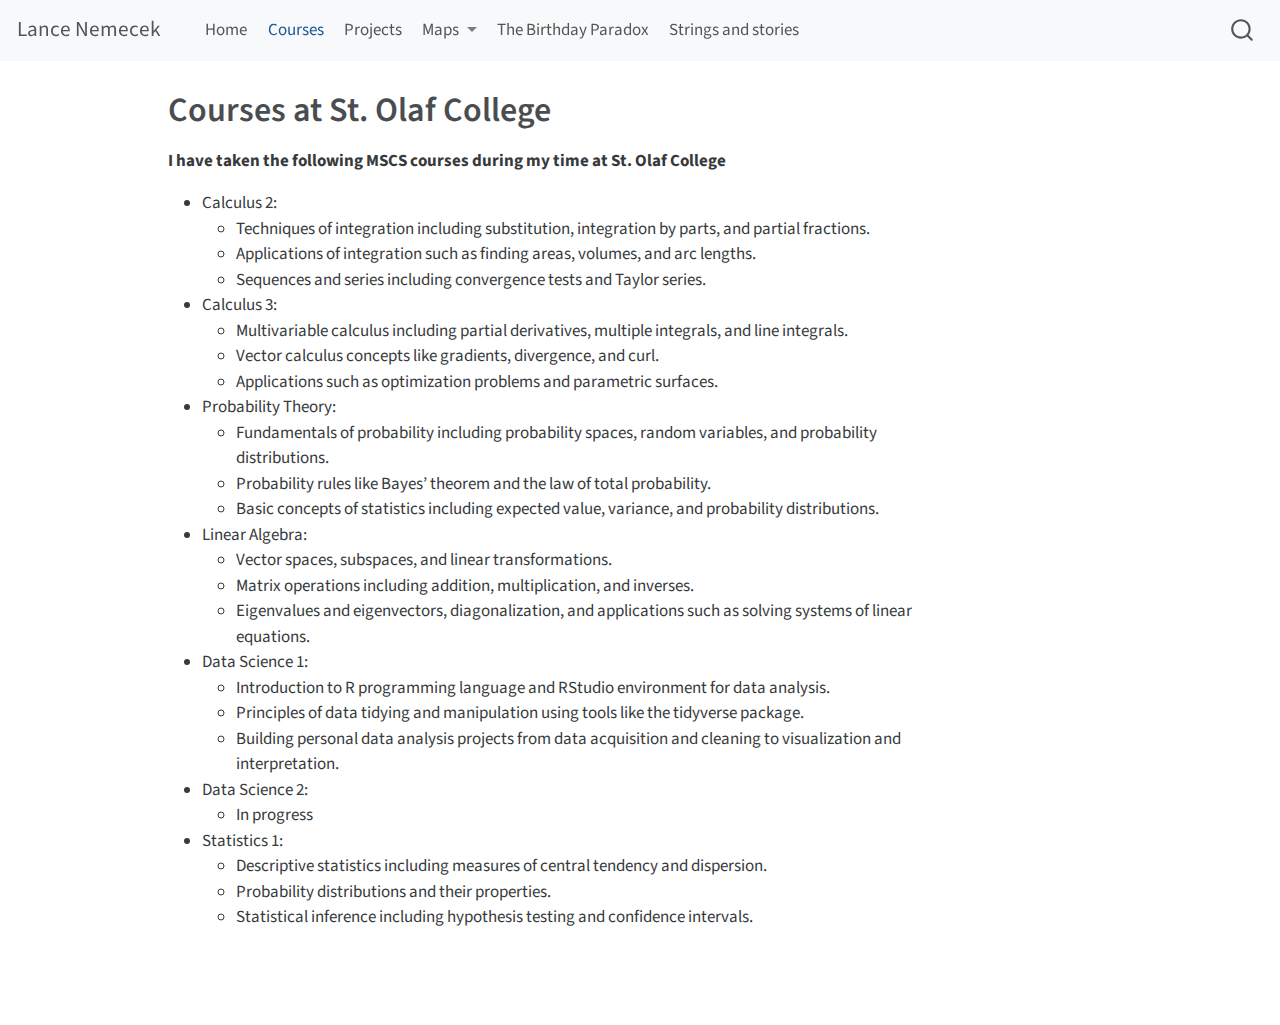
<file: docs/about.html>
<!DOCTYPE html>
<html xmlns="http://www.w3.org/1999/xhtml" lang="en" xml:lang="en"><head>

<meta charset="utf-8">
<meta name="generator" content="quarto-1.3.450">

<meta name="viewport" content="width=device-width, initial-scale=1.0, user-scalable=yes">


<title>Lance Nemecek - Courses at St.&nbsp;Olaf College</title>
<style>
code{white-space: pre-wrap;}
span.smallcaps{font-variant: small-caps;}
div.columns{display: flex; gap: min(4vw, 1.5em);}
div.column{flex: auto; overflow-x: auto;}
div.hanging-indent{margin-left: 1.5em; text-indent: -1.5em;}
ul.task-list{list-style: none;}
ul.task-list li input[type="checkbox"] {
  width: 0.8em;
  margin: 0 0.8em 0.2em -1em; /* quarto-specific, see https://github.com/quarto-dev/quarto-cli/issues/4556 */ 
  vertical-align: middle;
}
</style>


<script src="site_libs/quarto-nav/quarto-nav.js"></script>
<script src="site_libs/quarto-nav/headroom.min.js"></script>
<script src="site_libs/clipboard/clipboard.min.js"></script>
<script src="site_libs/quarto-search/autocomplete.umd.js"></script>
<script src="site_libs/quarto-search/fuse.min.js"></script>
<script src="site_libs/quarto-search/quarto-search.js"></script>
<meta name="quarto:offset" content="./">
<script src="site_libs/quarto-html/quarto.js"></script>
<script src="site_libs/quarto-html/popper.min.js"></script>
<script src="site_libs/quarto-html/tippy.umd.min.js"></script>
<script src="site_libs/quarto-html/anchor.min.js"></script>
<link href="site_libs/quarto-html/tippy.css" rel="stylesheet">
<link href="site_libs/quarto-html/quarto-syntax-highlighting.css" rel="stylesheet" id="quarto-text-highlighting-styles">
<script src="site_libs/bootstrap/bootstrap.min.js"></script>
<link href="site_libs/bootstrap/bootstrap-icons.css" rel="stylesheet">
<link href="site_libs/bootstrap/bootstrap.min.css" rel="stylesheet" id="quarto-bootstrap" data-mode="light">
<script id="quarto-search-options" type="application/json">{
  "location": "navbar",
  "copy-button": false,
  "collapse-after": 3,
  "panel-placement": "end",
  "type": "overlay",
  "limit": 20,
  "language": {
    "search-no-results-text": "No results",
    "search-matching-documents-text": "matching documents",
    "search-copy-link-title": "Copy link to search",
    "search-hide-matches-text": "Hide additional matches",
    "search-more-match-text": "more match in this document",
    "search-more-matches-text": "more matches in this document",
    "search-clear-button-title": "Clear",
    "search-detached-cancel-button-title": "Cancel",
    "search-submit-button-title": "Submit",
    "search-label": "Search"
  }
}</script>


<link rel="stylesheet" href="styles.css">
</head>

<body class="nav-fixed">

<div id="quarto-search-results"></div>
  <header id="quarto-header" class="headroom fixed-top">
    <nav class="navbar navbar-expand-lg navbar-dark ">
      <div class="navbar-container container-fluid">
      <div class="navbar-brand-container">
    <a class="navbar-brand" href="./index.html">
    <span class="navbar-title">Lance Nemecek</span>
    </a>
  </div>
            <div id="quarto-search" class="" title="Search"></div>
          <button class="navbar-toggler" type="button" data-bs-toggle="collapse" data-bs-target="#navbarCollapse" aria-controls="navbarCollapse" aria-expanded="false" aria-label="Toggle navigation" onclick="if (window.quartoToggleHeadroom) { window.quartoToggleHeadroom(); }">
  <span class="navbar-toggler-icon"></span>
</button>
          <div class="collapse navbar-collapse" id="navbarCollapse">
            <ul class="navbar-nav navbar-nav-scroll me-auto">
  <li class="nav-item">
    <a class="nav-link" href="./index.html" rel="" target="">
 <span class="menu-text">Home</span></a>
  </li>  
  <li class="nav-item">
    <a class="nav-link active" href="./about.html" rel="" target="" aria-current="page">
 <span class="menu-text">Courses</span></a>
  </li>  
  <li class="nav-item">
    <a class="nav-link" href="./Projectsland.html" rel="" target="">
 <span class="menu-text">Projects</span></a>
  </li>  
  <li class="nav-item dropdown ">
    <a class="nav-link dropdown-toggle" href="#" id="nav-menu-maps" role="button" data-bs-toggle="dropdown" aria-expanded="false" rel="" target="">
 <span class="menu-text">Maps</span>
    </a>
    <ul class="dropdown-menu" aria-labelledby="nav-menu-maps">    
        <li>
    <a class="dropdown-item" href="./us_states.html" rel="" target="">
 <span class="dropdown-text">Geospatial Maping of Obesity In The United States</span></a>
  </li>  
        <li>
    <a class="dropdown-item" href="./wisconsin_districts.html" rel="" target="">
 <span class="dropdown-text">Congressional Districs of Wisconsin</span></a>
  </li>  
    </ul>
  </li>
  <li class="nav-item">
    <a class="nav-link" href="./BirthdayParadox.html" rel="" target="">
 <span class="menu-text">The Birthday Paradox</span></a>
  </li>  
  <li class="nav-item">
    <a class="nav-link" href="./StringsProject.html" rel="" target="">
 <span class="menu-text">Strings and stories</span></a>
  </li>  
</ul>
            <div class="quarto-navbar-tools ms-auto">
</div>
          </div> <!-- /navcollapse -->
      </div> <!-- /container-fluid -->
    </nav>
</header>
<!-- content -->
<div id="quarto-content" class="quarto-container page-columns page-rows-contents page-layout-article page-navbar">
<!-- sidebar -->
<!-- margin-sidebar -->
    <div id="quarto-margin-sidebar" class="sidebar margin-sidebar">
        
    </div>
<!-- main -->
<main class="content" id="quarto-document-content">

<header id="title-block-header" class="quarto-title-block default">
<div class="quarto-title">
<h1 class="title">Courses at St.&nbsp;Olaf College</h1>
</div>



<div class="quarto-title-meta">

    
  
    
  </div>
  

</header>

<p><strong>I have taken the following MSCS courses during my time at St.&nbsp;Olaf College</strong></p>
<ul>
<li>Calculus 2:
<ul>
<li>Techniques of integration including substitution, integration by parts, and partial fractions.</li>
<li>Applications of integration such as finding areas, volumes, and arc lengths.</li>
<li>Sequences and series including convergence tests and Taylor series.</li>
</ul></li>
<li>Calculus 3:
<ul>
<li>Multivariable calculus including partial derivatives, multiple integrals, and line integrals.</li>
<li>Vector calculus concepts like gradients, divergence, and curl.</li>
<li>Applications such as optimization problems and parametric surfaces.</li>
</ul></li>
<li>Probability Theory:
<ul>
<li>Fundamentals of probability including probability spaces, random variables, and probability distributions.</li>
<li>Probability rules like Bayes’ theorem and the law of total probability.</li>
<li>Basic concepts of statistics including expected value, variance, and probability distributions.</li>
</ul></li>
<li>Linear Algebra:
<ul>
<li>Vector spaces, subspaces, and linear transformations.</li>
<li>Matrix operations including addition, multiplication, and inverses.</li>
<li>Eigenvalues and eigenvectors, diagonalization, and applications such as solving systems of linear equations.</li>
</ul></li>
<li>Data Science 1:
<ul>
<li>Introduction to R programming language and RStudio environment for data analysis.</li>
<li>Principles of data tidying and manipulation using tools like the tidyverse package.</li>
<li>Building personal data analysis projects from data acquisition and cleaning to visualization and interpretation.</li>
</ul></li>
<li>Data Science 2:
<ul>
<li>In progress</li>
</ul></li>
<li>Statistics 1:
<ul>
<li>Descriptive statistics including measures of central tendency and dispersion.</li>
<li>Probability distributions and their properties.</li>
<li>Statistical inference including hypothesis testing and confidence intervals.</li>
</ul></li>
</ul>



</main> <!-- /main -->
<script id="quarto-html-after-body" type="application/javascript">
window.document.addEventListener("DOMContentLoaded", function (event) {
  const toggleBodyColorMode = (bsSheetEl) => {
    const mode = bsSheetEl.getAttribute("data-mode");
    const bodyEl = window.document.querySelector("body");
    if (mode === "dark") {
      bodyEl.classList.add("quarto-dark");
      bodyEl.classList.remove("quarto-light");
    } else {
      bodyEl.classList.add("quarto-light");
      bodyEl.classList.remove("quarto-dark");
    }
  }
  const toggleBodyColorPrimary = () => {
    const bsSheetEl = window.document.querySelector("link#quarto-bootstrap");
    if (bsSheetEl) {
      toggleBodyColorMode(bsSheetEl);
    }
  }
  toggleBodyColorPrimary();  
  const icon = "";
  const anchorJS = new window.AnchorJS();
  anchorJS.options = {
    placement: 'right',
    icon: icon
  };
  anchorJS.add('.anchored');
  const isCodeAnnotation = (el) => {
    for (const clz of el.classList) {
      if (clz.startsWith('code-annotation-')) {                     
        return true;
      }
    }
    return false;
  }
  const clipboard = new window.ClipboardJS('.code-copy-button', {
    text: function(trigger) {
      const codeEl = trigger.previousElementSibling.cloneNode(true);
      for (const childEl of codeEl.children) {
        if (isCodeAnnotation(childEl)) {
          childEl.remove();
        }
      }
      return codeEl.innerText;
    }
  });
  clipboard.on('success', function(e) {
    // button target
    const button = e.trigger;
    // don't keep focus
    button.blur();
    // flash "checked"
    button.classList.add('code-copy-button-checked');
    var currentTitle = button.getAttribute("title");
    button.setAttribute("title", "Copied!");
    let tooltip;
    if (window.bootstrap) {
      button.setAttribute("data-bs-toggle", "tooltip");
      button.setAttribute("data-bs-placement", "left");
      button.setAttribute("data-bs-title", "Copied!");
      tooltip = new bootstrap.Tooltip(button, 
        { trigger: "manual", 
          customClass: "code-copy-button-tooltip",
          offset: [0, -8]});
      tooltip.show();    
    }
    setTimeout(function() {
      if (tooltip) {
        tooltip.hide();
        button.removeAttribute("data-bs-title");
        button.removeAttribute("data-bs-toggle");
        button.removeAttribute("data-bs-placement");
      }
      button.setAttribute("title", currentTitle);
      button.classList.remove('code-copy-button-checked');
    }, 1000);
    // clear code selection
    e.clearSelection();
  });
  function tippyHover(el, contentFn) {
    const config = {
      allowHTML: true,
      content: contentFn,
      maxWidth: 500,
      delay: 100,
      arrow: false,
      appendTo: function(el) {
          return el.parentElement;
      },
      interactive: true,
      interactiveBorder: 10,
      theme: 'quarto',
      placement: 'bottom-start'
    };
    window.tippy(el, config); 
  }
  const noterefs = window.document.querySelectorAll('a[role="doc-noteref"]');
  for (var i=0; i<noterefs.length; i++) {
    const ref = noterefs[i];
    tippyHover(ref, function() {
      // use id or data attribute instead here
      let href = ref.getAttribute('data-footnote-href') || ref.getAttribute('href');
      try { href = new URL(href).hash; } catch {}
      const id = href.replace(/^#\/?/, "");
      const note = window.document.getElementById(id);
      return note.innerHTML;
    });
  }
      let selectedAnnoteEl;
      const selectorForAnnotation = ( cell, annotation) => {
        let cellAttr = 'data-code-cell="' + cell + '"';
        let lineAttr = 'data-code-annotation="' +  annotation + '"';
        const selector = 'span[' + cellAttr + '][' + lineAttr + ']';
        return selector;
      }
      const selectCodeLines = (annoteEl) => {
        const doc = window.document;
        const targetCell = annoteEl.getAttribute("data-target-cell");
        const targetAnnotation = annoteEl.getAttribute("data-target-annotation");
        const annoteSpan = window.document.querySelector(selectorForAnnotation(targetCell, targetAnnotation));
        const lines = annoteSpan.getAttribute("data-code-lines").split(",");
        const lineIds = lines.map((line) => {
          return targetCell + "-" + line;
        })
        let top = null;
        let height = null;
        let parent = null;
        if (lineIds.length > 0) {
            //compute the position of the single el (top and bottom and make a div)
            const el = window.document.getElementById(lineIds[0]);
            top = el.offsetTop;
            height = el.offsetHeight;
            parent = el.parentElement.parentElement;
          if (lineIds.length > 1) {
            const lastEl = window.document.getElementById(lineIds[lineIds.length - 1]);
            const bottom = lastEl.offsetTop + lastEl.offsetHeight;
            height = bottom - top;
          }
          if (top !== null && height !== null && parent !== null) {
            // cook up a div (if necessary) and position it 
            let div = window.document.getElementById("code-annotation-line-highlight");
            if (div === null) {
              div = window.document.createElement("div");
              div.setAttribute("id", "code-annotation-line-highlight");
              div.style.position = 'absolute';
              parent.appendChild(div);
            }
            div.style.top = top - 2 + "px";
            div.style.height = height + 4 + "px";
            let gutterDiv = window.document.getElementById("code-annotation-line-highlight-gutter");
            if (gutterDiv === null) {
              gutterDiv = window.document.createElement("div");
              gutterDiv.setAttribute("id", "code-annotation-line-highlight-gutter");
              gutterDiv.style.position = 'absolute';
              const codeCell = window.document.getElementById(targetCell);
              const gutter = codeCell.querySelector('.code-annotation-gutter');
              gutter.appendChild(gutterDiv);
            }
            gutterDiv.style.top = top - 2 + "px";
            gutterDiv.style.height = height + 4 + "px";
          }
          selectedAnnoteEl = annoteEl;
        }
      };
      const unselectCodeLines = () => {
        const elementsIds = ["code-annotation-line-highlight", "code-annotation-line-highlight-gutter"];
        elementsIds.forEach((elId) => {
          const div = window.document.getElementById(elId);
          if (div) {
            div.remove();
          }
        });
        selectedAnnoteEl = undefined;
      };
      // Attach click handler to the DT
      const annoteDls = window.document.querySelectorAll('dt[data-target-cell]');
      for (const annoteDlNode of annoteDls) {
        annoteDlNode.addEventListener('click', (event) => {
          const clickedEl = event.target;
          if (clickedEl !== selectedAnnoteEl) {
            unselectCodeLines();
            const activeEl = window.document.querySelector('dt[data-target-cell].code-annotation-active');
            if (activeEl) {
              activeEl.classList.remove('code-annotation-active');
            }
            selectCodeLines(clickedEl);
            clickedEl.classList.add('code-annotation-active');
          } else {
            // Unselect the line
            unselectCodeLines();
            clickedEl.classList.remove('code-annotation-active');
          }
        });
      }
  const findCites = (el) => {
    const parentEl = el.parentElement;
    if (parentEl) {
      const cites = parentEl.dataset.cites;
      if (cites) {
        return {
          el,
          cites: cites.split(' ')
        };
      } else {
        return findCites(el.parentElement)
      }
    } else {
      return undefined;
    }
  };
  var bibliorefs = window.document.querySelectorAll('a[role="doc-biblioref"]');
  for (var i=0; i<bibliorefs.length; i++) {
    const ref = bibliorefs[i];
    const citeInfo = findCites(ref);
    if (citeInfo) {
      tippyHover(citeInfo.el, function() {
        var popup = window.document.createElement('div');
        citeInfo.cites.forEach(function(cite) {
          var citeDiv = window.document.createElement('div');
          citeDiv.classList.add('hanging-indent');
          citeDiv.classList.add('csl-entry');
          var biblioDiv = window.document.getElementById('ref-' + cite);
          if (biblioDiv) {
            citeDiv.innerHTML = biblioDiv.innerHTML;
          }
          popup.appendChild(citeDiv);
        });
        return popup.innerHTML;
      });
    }
  }
});
</script>
</div> <!-- /content -->



</body></html>
</file>
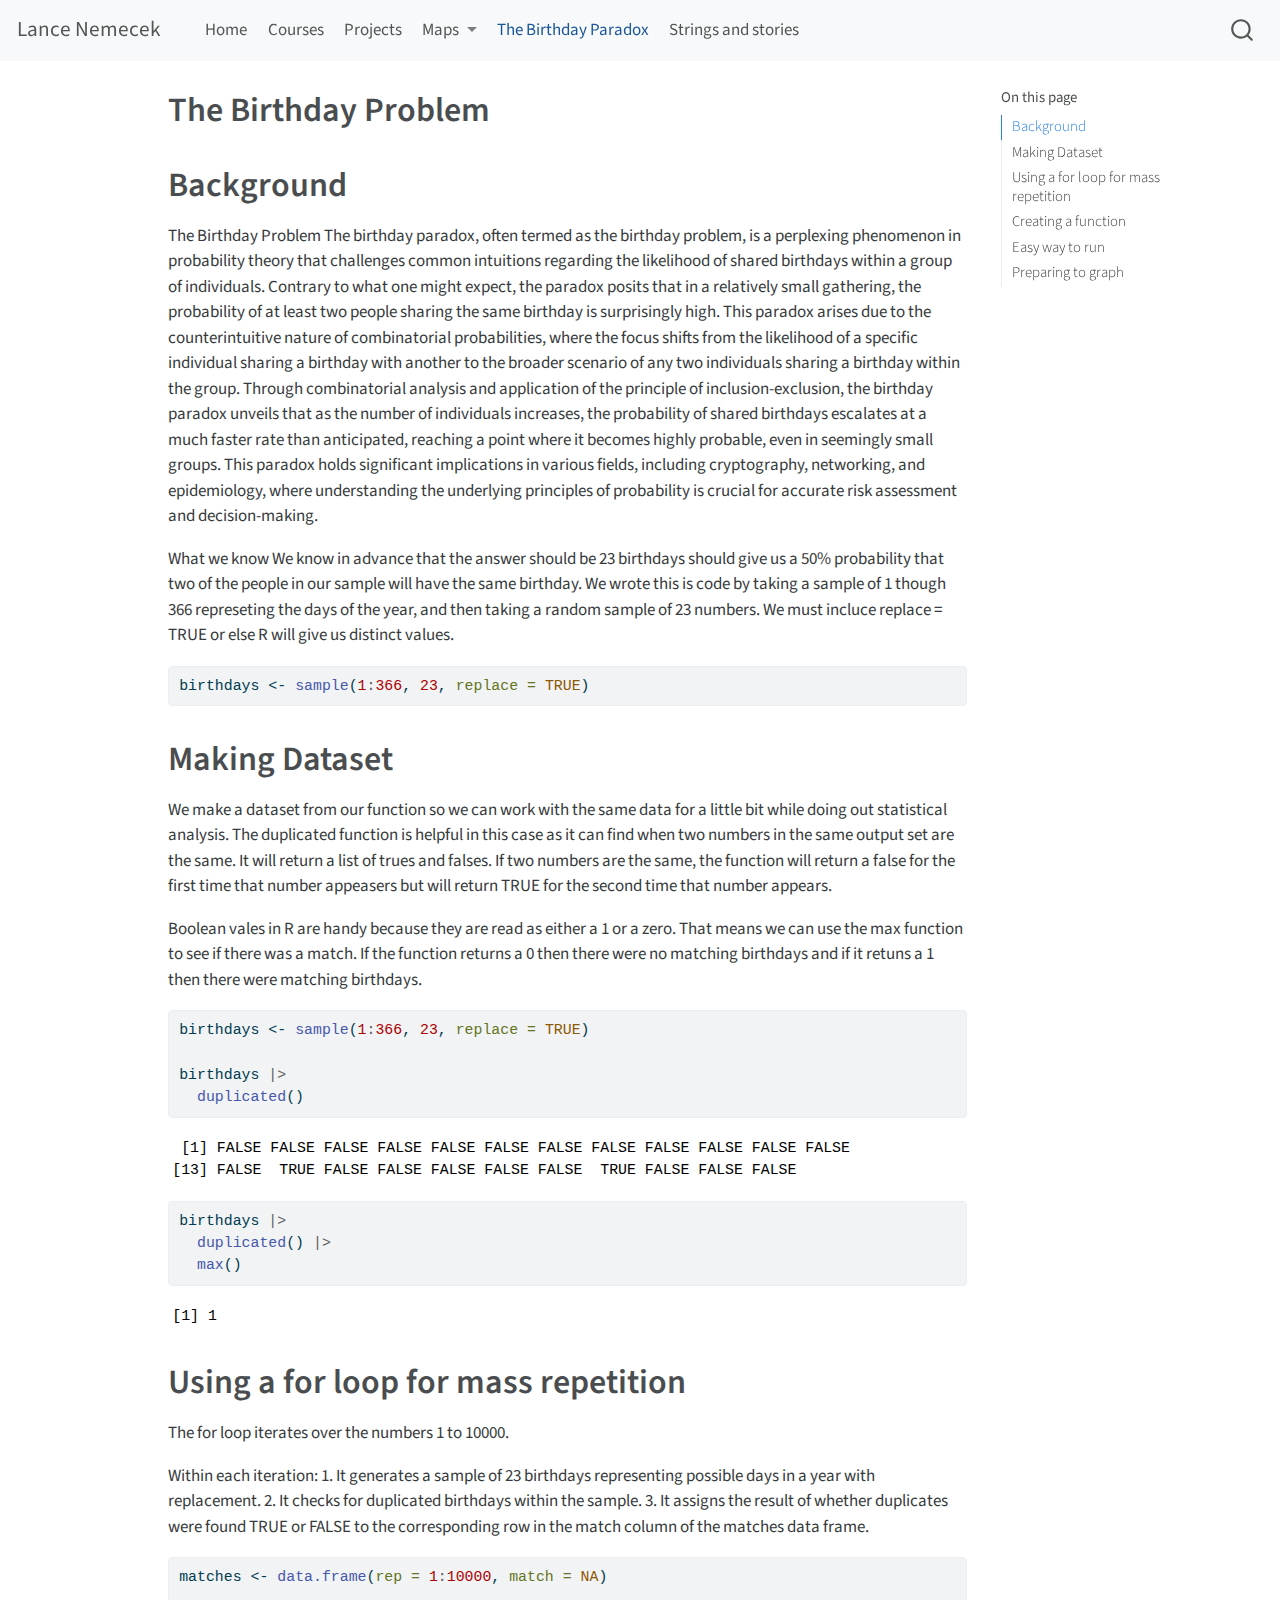
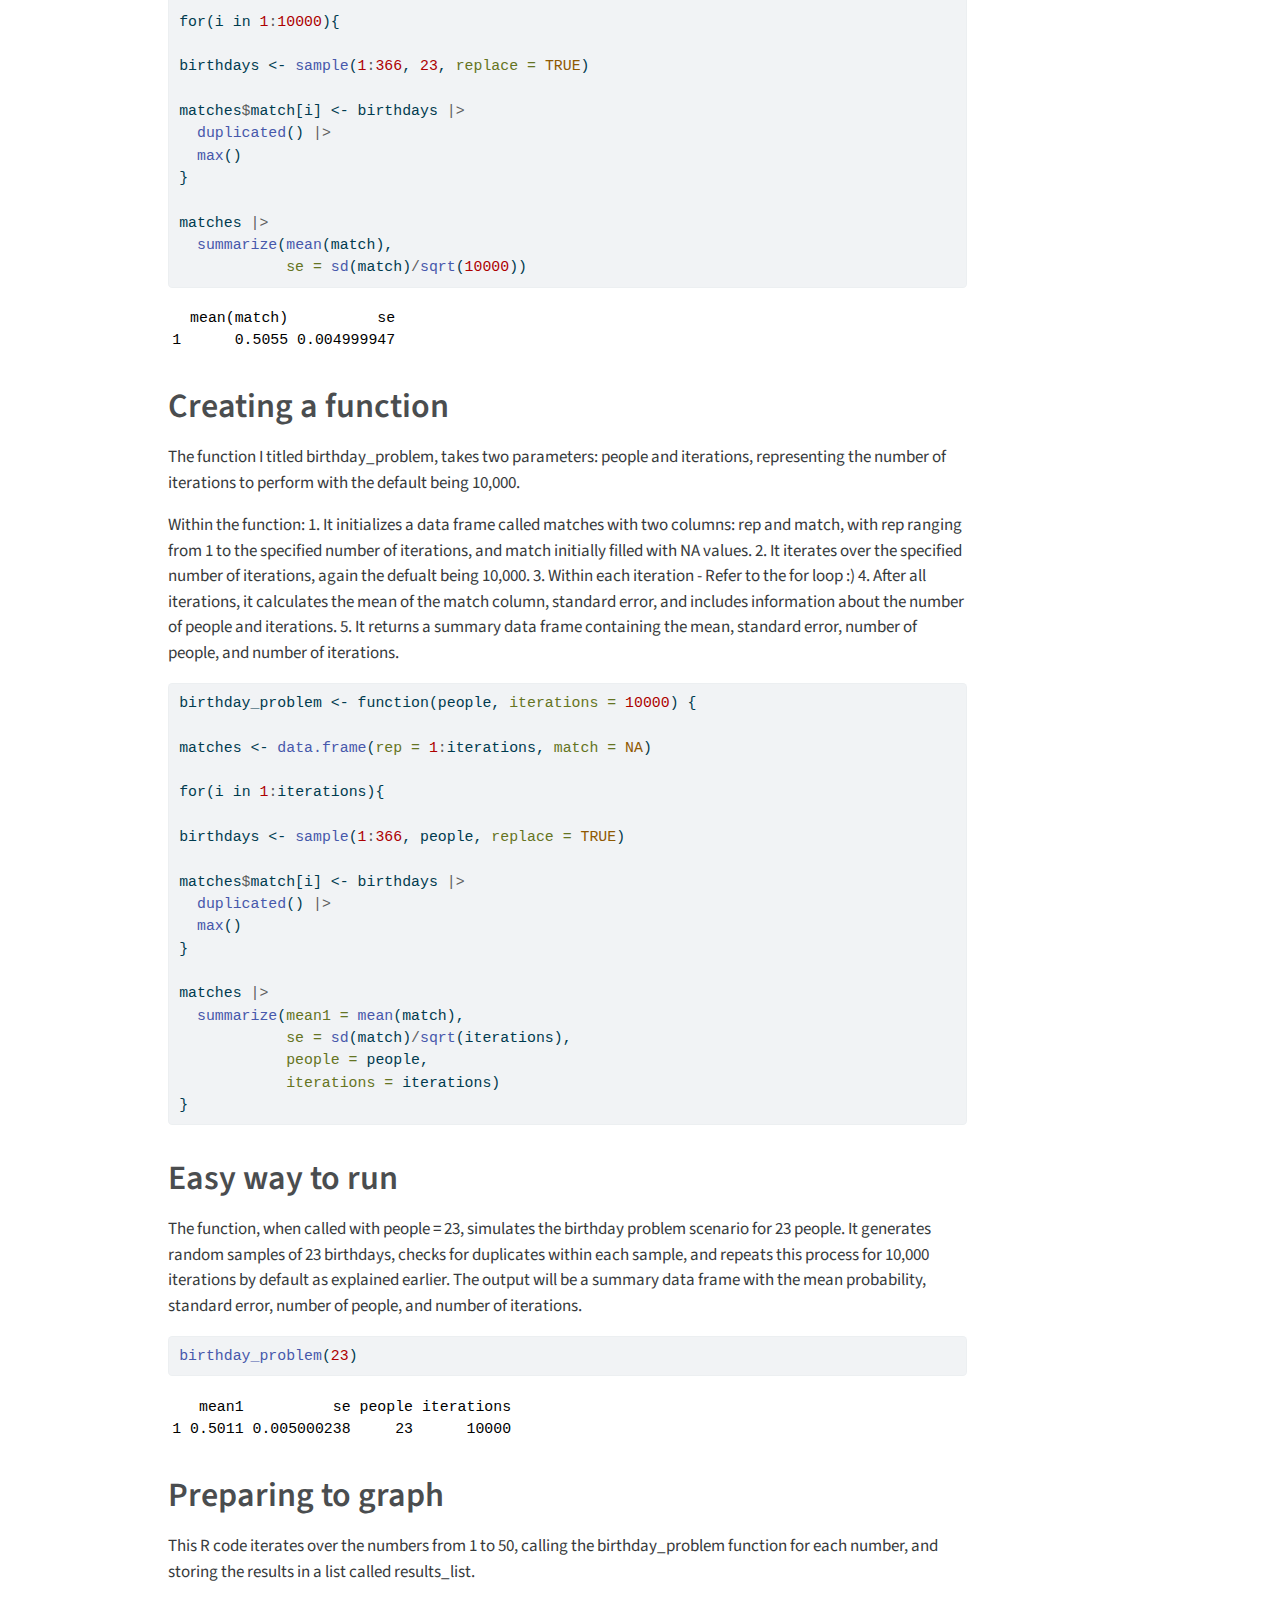
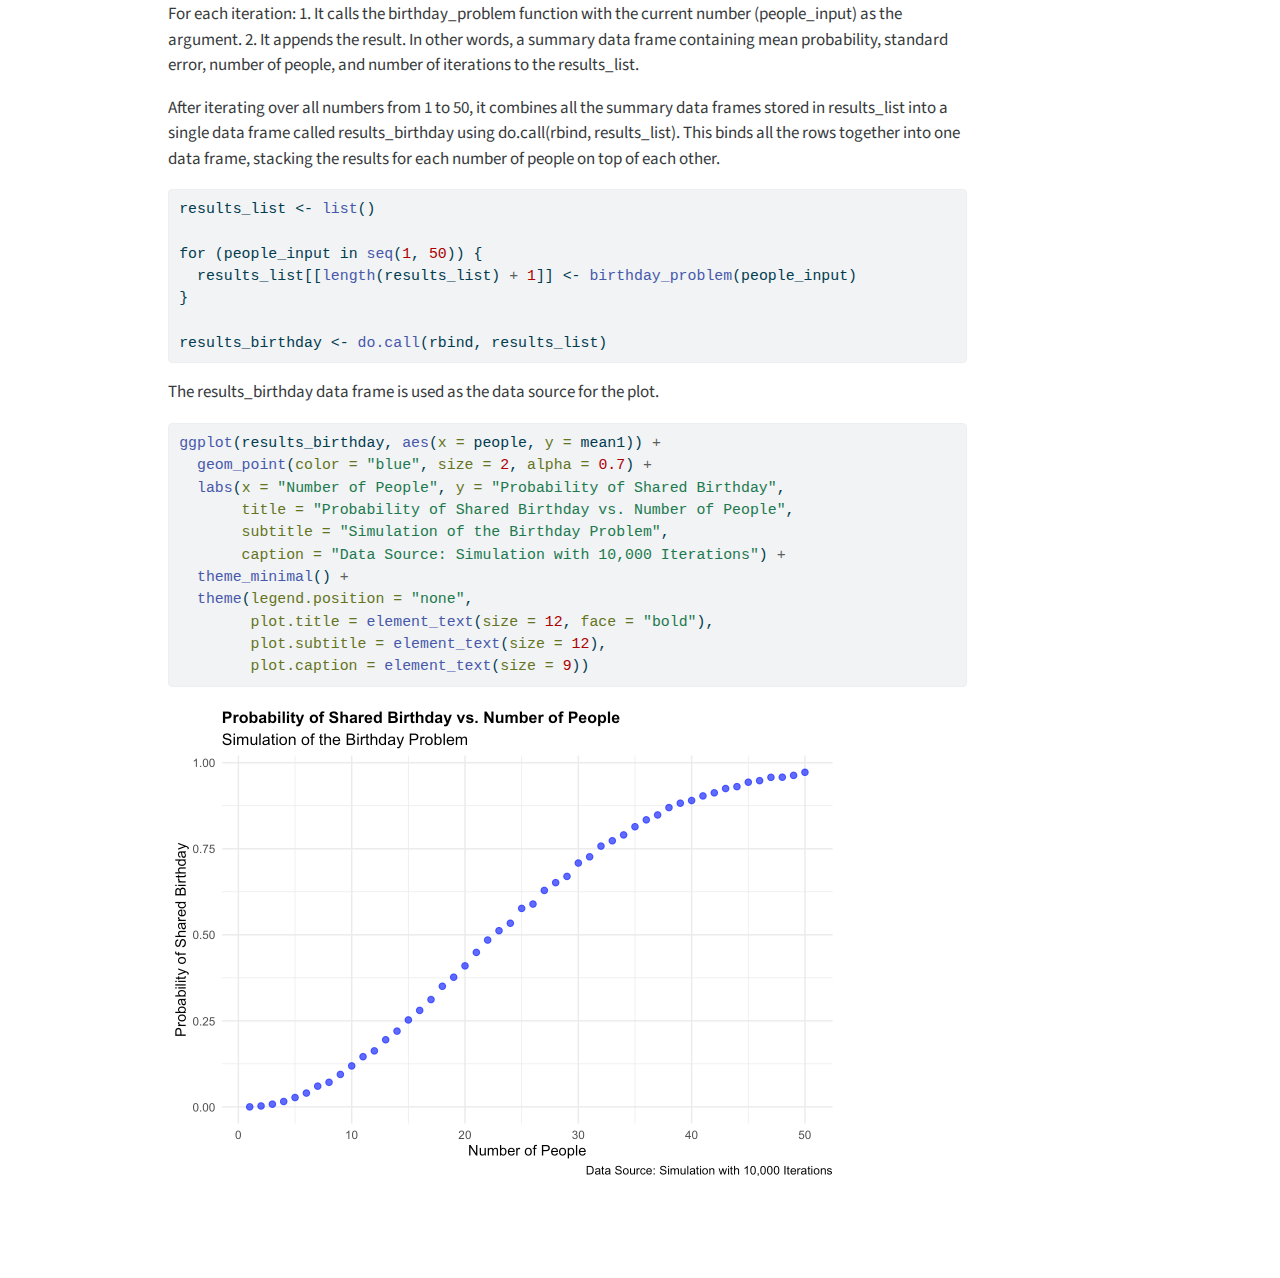
<file: docs/BirthdayParadox.html>
<!DOCTYPE html>
<html xmlns="http://www.w3.org/1999/xhtml" lang="en" xml:lang="en"><head>

<meta charset="utf-8">
<meta name="generator" content="quarto-1.3.450">

<meta name="viewport" content="width=device-width, initial-scale=1.0, user-scalable=yes">


<title>Lance Nemecek - The Birthday Problem</title>
<style>
code{white-space: pre-wrap;}
span.smallcaps{font-variant: small-caps;}
div.columns{display: flex; gap: min(4vw, 1.5em);}
div.column{flex: auto; overflow-x: auto;}
div.hanging-indent{margin-left: 1.5em; text-indent: -1.5em;}
ul.task-list{list-style: none;}
ul.task-list li input[type="checkbox"] {
  width: 0.8em;
  margin: 0 0.8em 0.2em -1em; /* quarto-specific, see https://github.com/quarto-dev/quarto-cli/issues/4556 */ 
  vertical-align: middle;
}
/* CSS for syntax highlighting */
pre > code.sourceCode { white-space: pre; position: relative; }
pre > code.sourceCode > span { display: inline-block; line-height: 1.25; }
pre > code.sourceCode > span:empty { height: 1.2em; }
.sourceCode { overflow: visible; }
code.sourceCode > span { color: inherit; text-decoration: inherit; }
div.sourceCode { margin: 1em 0; }
pre.sourceCode { margin: 0; }
@media screen {
div.sourceCode { overflow: auto; }
}
@media print {
pre > code.sourceCode { white-space: pre-wrap; }
pre > code.sourceCode > span { text-indent: -5em; padding-left: 5em; }
}
pre.numberSource code
  { counter-reset: source-line 0; }
pre.numberSource code > span
  { position: relative; left: -4em; counter-increment: source-line; }
pre.numberSource code > span > a:first-child::before
  { content: counter(source-line);
    position: relative; left: -1em; text-align: right; vertical-align: baseline;
    border: none; display: inline-block;
    -webkit-touch-callout: none; -webkit-user-select: none;
    -khtml-user-select: none; -moz-user-select: none;
    -ms-user-select: none; user-select: none;
    padding: 0 4px; width: 4em;
  }
pre.numberSource { margin-left: 3em;  padding-left: 4px; }
div.sourceCode
  {   }
@media screen {
pre > code.sourceCode > span > a:first-child::before { text-decoration: underline; }
}
</style>


<script src="site_libs/quarto-nav/quarto-nav.js"></script>
<script src="site_libs/quarto-nav/headroom.min.js"></script>
<script src="site_libs/clipboard/clipboard.min.js"></script>
<script src="site_libs/quarto-search/autocomplete.umd.js"></script>
<script src="site_libs/quarto-search/fuse.min.js"></script>
<script src="site_libs/quarto-search/quarto-search.js"></script>
<meta name="quarto:offset" content="./">
<script src="site_libs/quarto-html/quarto.js"></script>
<script src="site_libs/quarto-html/popper.min.js"></script>
<script src="site_libs/quarto-html/tippy.umd.min.js"></script>
<script src="site_libs/quarto-html/anchor.min.js"></script>
<link href="site_libs/quarto-html/tippy.css" rel="stylesheet">
<link href="site_libs/quarto-html/quarto-syntax-highlighting.css" rel="stylesheet" id="quarto-text-highlighting-styles">
<script src="site_libs/bootstrap/bootstrap.min.js"></script>
<link href="site_libs/bootstrap/bootstrap-icons.css" rel="stylesheet">
<link href="site_libs/bootstrap/bootstrap.min.css" rel="stylesheet" id="quarto-bootstrap" data-mode="light">
<script id="quarto-search-options" type="application/json">{
  "location": "navbar",
  "copy-button": false,
  "collapse-after": 3,
  "panel-placement": "end",
  "type": "overlay",
  "limit": 20,
  "language": {
    "search-no-results-text": "No results",
    "search-matching-documents-text": "matching documents",
    "search-copy-link-title": "Copy link to search",
    "search-hide-matches-text": "Hide additional matches",
    "search-more-match-text": "more match in this document",
    "search-more-matches-text": "more matches in this document",
    "search-clear-button-title": "Clear",
    "search-detached-cancel-button-title": "Cancel",
    "search-submit-button-title": "Submit",
    "search-label": "Search"
  }
}</script>


<link rel="stylesheet" href="styles.css">
</head>

<body class="nav-fixed">

<div id="quarto-search-results"></div>
  <header id="quarto-header" class="headroom fixed-top">
    <nav class="navbar navbar-expand-lg navbar-dark ">
      <div class="navbar-container container-fluid">
      <div class="navbar-brand-container">
    <a class="navbar-brand" href="./index.html">
    <span class="navbar-title">Lance Nemecek</span>
    </a>
  </div>
            <div id="quarto-search" class="" title="Search"></div>
          <button class="navbar-toggler" type="button" data-bs-toggle="collapse" data-bs-target="#navbarCollapse" aria-controls="navbarCollapse" aria-expanded="false" aria-label="Toggle navigation" onclick="if (window.quartoToggleHeadroom) { window.quartoToggleHeadroom(); }">
  <span class="navbar-toggler-icon"></span>
</button>
          <div class="collapse navbar-collapse" id="navbarCollapse">
            <ul class="navbar-nav navbar-nav-scroll me-auto">
  <li class="nav-item">
    <a class="nav-link" href="./index.html" rel="" target="">
 <span class="menu-text">Home</span></a>
  </li>  
  <li class="nav-item">
    <a class="nav-link" href="./about.html" rel="" target="">
 <span class="menu-text">Courses</span></a>
  </li>  
  <li class="nav-item">
    <a class="nav-link" href="./Projectsland.html" rel="" target="">
 <span class="menu-text">Projects</span></a>
  </li>  
  <li class="nav-item dropdown ">
    <a class="nav-link dropdown-toggle" href="#" id="nav-menu-maps" role="button" data-bs-toggle="dropdown" aria-expanded="false" rel="" target="">
 <span class="menu-text">Maps</span>
    </a>
    <ul class="dropdown-menu" aria-labelledby="nav-menu-maps">    
        <li>
    <a class="dropdown-item" href="./us_states.html" rel="" target="">
 <span class="dropdown-text">Geospatial Maping of Obesity In The United States</span></a>
  </li>  
        <li>
    <a class="dropdown-item" href="./wisconsin_districts.html" rel="" target="">
 <span class="dropdown-text">Congressional Districs of Wisconsin</span></a>
  </li>  
    </ul>
  </li>
  <li class="nav-item">
    <a class="nav-link active" href="./BirthdayParadox.html" rel="" target="" aria-current="page">
 <span class="menu-text">The Birthday Paradox</span></a>
  </li>  
  <li class="nav-item">
    <a class="nav-link" href="./StringsProject.html" rel="" target="">
 <span class="menu-text">Strings and stories</span></a>
  </li>  
</ul>
            <div class="quarto-navbar-tools ms-auto">
</div>
          </div> <!-- /navcollapse -->
      </div> <!-- /container-fluid -->
    </nav>
</header>
<!-- content -->
<div id="quarto-content" class="quarto-container page-columns page-rows-contents page-layout-article page-navbar">
<!-- sidebar -->
<!-- margin-sidebar -->
    <div id="quarto-margin-sidebar" class="sidebar margin-sidebar">
        <nav id="TOC" role="doc-toc" class="toc-active">
    <h2 id="toc-title">On this page</h2>
   
  <ul>
  <li><a href="#background" id="toc-background" class="nav-link active" data-scroll-target="#background">Background</a></li>
  <li><a href="#making-dataset" id="toc-making-dataset" class="nav-link" data-scroll-target="#making-dataset">Making Dataset</a></li>
  <li><a href="#using-a-for-loop-for-mass-repetition" id="toc-using-a-for-loop-for-mass-repetition" class="nav-link" data-scroll-target="#using-a-for-loop-for-mass-repetition">Using a for loop for mass repetition</a></li>
  <li><a href="#creating-a-function" id="toc-creating-a-function" class="nav-link" data-scroll-target="#creating-a-function">Creating a function</a></li>
  <li><a href="#easy-way-to-run" id="toc-easy-way-to-run" class="nav-link" data-scroll-target="#easy-way-to-run">Easy way to run</a></li>
  <li><a href="#preparing-to-graph" id="toc-preparing-to-graph" class="nav-link" data-scroll-target="#preparing-to-graph">Preparing to graph</a></li>
  </ul>
</nav>
    </div>
<!-- main -->
<main class="content" id="quarto-document-content">

<header id="title-block-header" class="quarto-title-block default">
<div class="quarto-title">
<h1 class="title">The Birthday Problem</h1>
</div>



<div class="quarto-title-meta">

    
  
    
  </div>
  

</header>

<section id="background" class="level1">
<h1>Background</h1>
<p>The Birthday Problem The birthday paradox, often termed as the birthday problem, is a perplexing phenomenon in probability theory that challenges common intuitions regarding the likelihood of shared birthdays within a group of individuals. Contrary to what one might expect, the paradox posits that in a relatively small gathering, the probability of at least two people sharing the same birthday is surprisingly high. This paradox arises due to the counterintuitive nature of combinatorial probabilities, where the focus shifts from the likelihood of a specific individual sharing a birthday with another to the broader scenario of any two individuals sharing a birthday within the group. Through combinatorial analysis and application of the principle of inclusion-exclusion, the birthday paradox unveils that as the number of individuals increases, the probability of shared birthdays escalates at a much faster rate than anticipated, reaching a point where it becomes highly probable, even in seemingly small groups. This paradox holds significant implications in various fields, including cryptography, networking, and epidemiology, where understanding the underlying principles of probability is crucial for accurate risk assessment and decision-making.</p>
<p>What we know We know in advance that the answer should be 23 birthdays should give us a 50% probability that two of the people in our sample will have the same birthday. We wrote this is code by taking a sample of 1 though 366 represeting the days of the year, and then taking a random sample of 23 numbers. We must incluce replace = TRUE or else R will give us distinct values.</p>
<div class="cell">
<div class="sourceCode cell-code" id="cb1"><pre class="sourceCode r code-with-copy"><code class="sourceCode r"><span id="cb1-1"><a href="#cb1-1" aria-hidden="true" tabindex="-1"></a>birthdays <span class="ot">&lt;-</span> <span class="fu">sample</span>(<span class="dv">1</span><span class="sc">:</span><span class="dv">366</span>, <span class="dv">23</span>, <span class="at">replace =</span> <span class="cn">TRUE</span>) </span></code><button title="Copy to Clipboard" class="code-copy-button"><i class="bi"></i></button></pre></div>
</div>
</section>
<section id="making-dataset" class="level1">
<h1>Making Dataset</h1>
<p>We make a dataset from our function so we can work with the same data for a little bit while doing out statistical analysis. The duplicated function is helpful in this case as it can find when two numbers in the same output set are the same. It will return a list of trues and falses. If two numbers are the same, the function will return a false for the first time that number appeasers but will return TRUE for the second time that number appears.</p>
<p>Boolean vales in R are handy because they are read as either a 1 or a zero. That means we can use the max function to see if there was a match. If the function returns a 0 then there were no matching birthdays and if it retuns a 1 then there were matching birthdays.</p>
<div class="cell">
<div class="sourceCode cell-code" id="cb2"><pre class="sourceCode r code-with-copy"><code class="sourceCode r"><span id="cb2-1"><a href="#cb2-1" aria-hidden="true" tabindex="-1"></a>birthdays <span class="ot">&lt;-</span> <span class="fu">sample</span>(<span class="dv">1</span><span class="sc">:</span><span class="dv">366</span>, <span class="dv">23</span>, <span class="at">replace =</span> <span class="cn">TRUE</span>) </span>
<span id="cb2-2"><a href="#cb2-2" aria-hidden="true" tabindex="-1"></a></span>
<span id="cb2-3"><a href="#cb2-3" aria-hidden="true" tabindex="-1"></a>birthdays <span class="sc">|&gt;</span></span>
<span id="cb2-4"><a href="#cb2-4" aria-hidden="true" tabindex="-1"></a>  <span class="fu">duplicated</span>()</span></code><button title="Copy to Clipboard" class="code-copy-button"><i class="bi"></i></button></pre></div>
<div class="cell-output cell-output-stdout">
<pre><code> [1] FALSE FALSE FALSE FALSE FALSE FALSE FALSE FALSE FALSE FALSE FALSE FALSE
[13] FALSE  TRUE FALSE FALSE FALSE FALSE FALSE  TRUE FALSE FALSE FALSE</code></pre>
</div>
<div class="sourceCode cell-code" id="cb4"><pre class="sourceCode r code-with-copy"><code class="sourceCode r"><span id="cb4-1"><a href="#cb4-1" aria-hidden="true" tabindex="-1"></a>birthdays <span class="sc">|&gt;</span></span>
<span id="cb4-2"><a href="#cb4-2" aria-hidden="true" tabindex="-1"></a>  <span class="fu">duplicated</span>() <span class="sc">|&gt;</span></span>
<span id="cb4-3"><a href="#cb4-3" aria-hidden="true" tabindex="-1"></a>  <span class="fu">max</span>()</span></code><button title="Copy to Clipboard" class="code-copy-button"><i class="bi"></i></button></pre></div>
<div class="cell-output cell-output-stdout">
<pre><code>[1] 1</code></pre>
</div>
</div>
</section>
<section id="using-a-for-loop-for-mass-repetition" class="level1">
<h1>Using a for loop for mass repetition</h1>
<p>The for loop iterates over the numbers 1 to 10000.</p>
<p>Within each iteration: 1. It generates a sample of 23 birthdays representing possible days in a year with replacement. 2. It checks for duplicated birthdays within the sample. 3. It assigns the result of whether duplicates were found TRUE or FALSE to the corresponding row in the match column of the matches data frame.</p>
<div class="cell">
<div class="sourceCode cell-code" id="cb6"><pre class="sourceCode r code-with-copy"><code class="sourceCode r"><span id="cb6-1"><a href="#cb6-1" aria-hidden="true" tabindex="-1"></a>matches <span class="ot">&lt;-</span> <span class="fu">data.frame</span>(<span class="at">rep =</span> <span class="dv">1</span><span class="sc">:</span><span class="dv">10000</span>, <span class="at">match =</span> <span class="cn">NA</span>)</span>
<span id="cb6-2"><a href="#cb6-2" aria-hidden="true" tabindex="-1"></a></span>
<span id="cb6-3"><a href="#cb6-3" aria-hidden="true" tabindex="-1"></a><span class="cf">for</span>(i <span class="cf">in</span> <span class="dv">1</span><span class="sc">:</span><span class="dv">10000</span>){</span>
<span id="cb6-4"><a href="#cb6-4" aria-hidden="true" tabindex="-1"></a>  </span>
<span id="cb6-5"><a href="#cb6-5" aria-hidden="true" tabindex="-1"></a>birthdays <span class="ot">&lt;-</span> <span class="fu">sample</span>(<span class="dv">1</span><span class="sc">:</span><span class="dv">366</span>, <span class="dv">23</span>, <span class="at">replace =</span> <span class="cn">TRUE</span>) </span>
<span id="cb6-6"><a href="#cb6-6" aria-hidden="true" tabindex="-1"></a></span>
<span id="cb6-7"><a href="#cb6-7" aria-hidden="true" tabindex="-1"></a>matches<span class="sc">$</span>match[i] <span class="ot">&lt;-</span> birthdays <span class="sc">|&gt;</span></span>
<span id="cb6-8"><a href="#cb6-8" aria-hidden="true" tabindex="-1"></a>  <span class="fu">duplicated</span>() <span class="sc">|&gt;</span></span>
<span id="cb6-9"><a href="#cb6-9" aria-hidden="true" tabindex="-1"></a>  <span class="fu">max</span>() </span>
<span id="cb6-10"><a href="#cb6-10" aria-hidden="true" tabindex="-1"></a>}</span>
<span id="cb6-11"><a href="#cb6-11" aria-hidden="true" tabindex="-1"></a></span>
<span id="cb6-12"><a href="#cb6-12" aria-hidden="true" tabindex="-1"></a>matches <span class="sc">|&gt;</span></span>
<span id="cb6-13"><a href="#cb6-13" aria-hidden="true" tabindex="-1"></a>  <span class="fu">summarize</span>(<span class="fu">mean</span>(match),</span>
<span id="cb6-14"><a href="#cb6-14" aria-hidden="true" tabindex="-1"></a>            <span class="at">se =</span> <span class="fu">sd</span>(match)<span class="sc">/</span><span class="fu">sqrt</span>(<span class="dv">10000</span>))</span></code><button title="Copy to Clipboard" class="code-copy-button"><i class="bi"></i></button></pre></div>
<div class="cell-output cell-output-stdout">
<pre><code>  mean(match)          se
1      0.5055 0.004999947</code></pre>
</div>
</div>
</section>
<section id="creating-a-function" class="level1">
<h1>Creating a function</h1>
<p>The function I titled birthday_problem, takes two parameters: people and iterations, representing the number of iterations to perform with the default being 10,000.</p>
<p>Within the function: 1. It initializes a data frame called matches with two columns: rep and match, with rep ranging from 1 to the specified number of iterations, and match initially filled with NA values. 2. It iterates over the specified number of iterations, again the defualt being 10,000. 3. Within each iteration - Refer to the for loop :) 4. After all iterations, it calculates the mean of the match column, standard error, and includes information about the number of people and iterations. 5. It returns a summary data frame containing the mean, standard error, number of people, and number of iterations.</p>
<div class="cell">
<div class="sourceCode cell-code" id="cb8"><pre class="sourceCode r code-with-copy"><code class="sourceCode r"><span id="cb8-1"><a href="#cb8-1" aria-hidden="true" tabindex="-1"></a>birthday_problem <span class="ot">&lt;-</span> <span class="cf">function</span>(people, <span class="at">iterations =</span> <span class="dv">10000</span>) {</span>
<span id="cb8-2"><a href="#cb8-2" aria-hidden="true" tabindex="-1"></a></span>
<span id="cb8-3"><a href="#cb8-3" aria-hidden="true" tabindex="-1"></a>matches <span class="ot">&lt;-</span> <span class="fu">data.frame</span>(<span class="at">rep =</span> <span class="dv">1</span><span class="sc">:</span>iterations, <span class="at">match =</span> <span class="cn">NA</span>)</span>
<span id="cb8-4"><a href="#cb8-4" aria-hidden="true" tabindex="-1"></a></span>
<span id="cb8-5"><a href="#cb8-5" aria-hidden="true" tabindex="-1"></a><span class="cf">for</span>(i <span class="cf">in</span> <span class="dv">1</span><span class="sc">:</span>iterations){</span>
<span id="cb8-6"><a href="#cb8-6" aria-hidden="true" tabindex="-1"></a>  </span>
<span id="cb8-7"><a href="#cb8-7" aria-hidden="true" tabindex="-1"></a>birthdays <span class="ot">&lt;-</span> <span class="fu">sample</span>(<span class="dv">1</span><span class="sc">:</span><span class="dv">366</span>, people, <span class="at">replace =</span> <span class="cn">TRUE</span>) </span>
<span id="cb8-8"><a href="#cb8-8" aria-hidden="true" tabindex="-1"></a></span>
<span id="cb8-9"><a href="#cb8-9" aria-hidden="true" tabindex="-1"></a>matches<span class="sc">$</span>match[i] <span class="ot">&lt;-</span> birthdays <span class="sc">|&gt;</span></span>
<span id="cb8-10"><a href="#cb8-10" aria-hidden="true" tabindex="-1"></a>  <span class="fu">duplicated</span>() <span class="sc">|&gt;</span></span>
<span id="cb8-11"><a href="#cb8-11" aria-hidden="true" tabindex="-1"></a>  <span class="fu">max</span>() </span>
<span id="cb8-12"><a href="#cb8-12" aria-hidden="true" tabindex="-1"></a>}</span>
<span id="cb8-13"><a href="#cb8-13" aria-hidden="true" tabindex="-1"></a></span>
<span id="cb8-14"><a href="#cb8-14" aria-hidden="true" tabindex="-1"></a>matches <span class="sc">|&gt;</span></span>
<span id="cb8-15"><a href="#cb8-15" aria-hidden="true" tabindex="-1"></a>  <span class="fu">summarize</span>(<span class="at">mean1 =</span> <span class="fu">mean</span>(match),</span>
<span id="cb8-16"><a href="#cb8-16" aria-hidden="true" tabindex="-1"></a>            <span class="at">se =</span> <span class="fu">sd</span>(match)<span class="sc">/</span><span class="fu">sqrt</span>(iterations), </span>
<span id="cb8-17"><a href="#cb8-17" aria-hidden="true" tabindex="-1"></a>            <span class="at">people =</span> people, </span>
<span id="cb8-18"><a href="#cb8-18" aria-hidden="true" tabindex="-1"></a>            <span class="at">iterations =</span> iterations)</span>
<span id="cb8-19"><a href="#cb8-19" aria-hidden="true" tabindex="-1"></a>}</span></code><button title="Copy to Clipboard" class="code-copy-button"><i class="bi"></i></button></pre></div>
</div>
</section>
<section id="easy-way-to-run" class="level1">
<h1>Easy way to run</h1>
<p>The function, when called with people = 23, simulates the birthday problem scenario for 23 people. It generates random samples of 23 birthdays, checks for duplicates within each sample, and repeats this process for 10,000 iterations by default as explained earlier. The output will be a summary data frame with the mean probability, standard error, number of people, and number of iterations.</p>
<div class="cell">
<div class="sourceCode cell-code" id="cb9"><pre class="sourceCode r code-with-copy"><code class="sourceCode r"><span id="cb9-1"><a href="#cb9-1" aria-hidden="true" tabindex="-1"></a><span class="fu">birthday_problem</span>(<span class="dv">23</span>)</span></code><button title="Copy to Clipboard" class="code-copy-button"><i class="bi"></i></button></pre></div>
<div class="cell-output cell-output-stdout">
<pre><code>   mean1          se people iterations
1 0.5011 0.005000238     23      10000</code></pre>
</div>
</div>
</section>
<section id="preparing-to-graph" class="level1">
<h1>Preparing to graph</h1>
<p>This R code iterates over the numbers from 1 to 50, calling the birthday_problem function for each number, and storing the results in a list called results_list.</p>
<p>For each iteration: 1. It calls the birthday_problem function with the current number (people_input) as the argument. 2. It appends the result. In other words, a summary data frame containing mean probability, standard error, number of people, and number of iterations to the results_list.</p>
<p>After iterating over all numbers from 1 to 50, it combines all the summary data frames stored in results_list into a single data frame called results_birthday using do.call(rbind, results_list). This binds all the rows together into one data frame, stacking the results for each number of people on top of each other.</p>
<div class="cell">
<div class="sourceCode cell-code" id="cb11"><pre class="sourceCode r code-with-copy"><code class="sourceCode r"><span id="cb11-1"><a href="#cb11-1" aria-hidden="true" tabindex="-1"></a>results_list <span class="ot">&lt;-</span> <span class="fu">list</span>()</span>
<span id="cb11-2"><a href="#cb11-2" aria-hidden="true" tabindex="-1"></a></span>
<span id="cb11-3"><a href="#cb11-3" aria-hidden="true" tabindex="-1"></a><span class="cf">for</span> (people_input <span class="cf">in</span> <span class="fu">seq</span>(<span class="dv">1</span>, <span class="dv">50</span>)) {</span>
<span id="cb11-4"><a href="#cb11-4" aria-hidden="true" tabindex="-1"></a>  results_list[[<span class="fu">length</span>(results_list) <span class="sc">+</span> <span class="dv">1</span>]] <span class="ot">&lt;-</span> <span class="fu">birthday_problem</span>(people_input)</span>
<span id="cb11-5"><a href="#cb11-5" aria-hidden="true" tabindex="-1"></a>}</span>
<span id="cb11-6"><a href="#cb11-6" aria-hidden="true" tabindex="-1"></a></span>
<span id="cb11-7"><a href="#cb11-7" aria-hidden="true" tabindex="-1"></a>results_birthday <span class="ot">&lt;-</span> <span class="fu">do.call</span>(rbind, results_list)</span></code><button title="Copy to Clipboard" class="code-copy-button"><i class="bi"></i></button></pre></div>
</div>
<p>The results_birthday data frame is used as the data source for the plot.</p>
<div class="cell">
<div class="sourceCode cell-code" id="cb12"><pre class="sourceCode r code-with-copy"><code class="sourceCode r"><span id="cb12-1"><a href="#cb12-1" aria-hidden="true" tabindex="-1"></a><span class="fu">ggplot</span>(results_birthday, <span class="fu">aes</span>(<span class="at">x =</span> people, <span class="at">y =</span> mean1)) <span class="sc">+</span></span>
<span id="cb12-2"><a href="#cb12-2" aria-hidden="true" tabindex="-1"></a>  <span class="fu">geom_point</span>(<span class="at">color =</span> <span class="st">"blue"</span>, <span class="at">size =</span> <span class="dv">2</span>, <span class="at">alpha =</span> <span class="fl">0.7</span>) <span class="sc">+</span> </span>
<span id="cb12-3"><a href="#cb12-3" aria-hidden="true" tabindex="-1"></a>  <span class="fu">labs</span>(<span class="at">x =</span> <span class="st">"Number of People"</span>, <span class="at">y =</span> <span class="st">"Probability of Shared Birthday"</span>,</span>
<span id="cb12-4"><a href="#cb12-4" aria-hidden="true" tabindex="-1"></a>       <span class="at">title =</span> <span class="st">"Probability of Shared Birthday vs. Number of People"</span>, </span>
<span id="cb12-5"><a href="#cb12-5" aria-hidden="true" tabindex="-1"></a>       <span class="at">subtitle =</span> <span class="st">"Simulation of the Birthday Problem"</span>, </span>
<span id="cb12-6"><a href="#cb12-6" aria-hidden="true" tabindex="-1"></a>       <span class="at">caption =</span> <span class="st">"Data Source: Simulation with 10,000 Iterations"</span>) <span class="sc">+</span>  </span>
<span id="cb12-7"><a href="#cb12-7" aria-hidden="true" tabindex="-1"></a>  <span class="fu">theme_minimal</span>() <span class="sc">+</span> </span>
<span id="cb12-8"><a href="#cb12-8" aria-hidden="true" tabindex="-1"></a>  <span class="fu">theme</span>(<span class="at">legend.position =</span> <span class="st">"none"</span>,</span>
<span id="cb12-9"><a href="#cb12-9" aria-hidden="true" tabindex="-1"></a>        <span class="at">plot.title =</span> <span class="fu">element_text</span>(<span class="at">size =</span> <span class="dv">12</span>, <span class="at">face =</span> <span class="st">"bold"</span>),  </span>
<span id="cb12-10"><a href="#cb12-10" aria-hidden="true" tabindex="-1"></a>        <span class="at">plot.subtitle =</span> <span class="fu">element_text</span>(<span class="at">size =</span> <span class="dv">12</span>), </span>
<span id="cb12-11"><a href="#cb12-11" aria-hidden="true" tabindex="-1"></a>        <span class="at">plot.caption =</span> <span class="fu">element_text</span>(<span class="at">size =</span> <span class="dv">9</span>))  </span></code><button title="Copy to Clipboard" class="code-copy-button"><i class="bi"></i></button></pre></div>
<div class="cell-output-display">
<p><img src="BirthdayParadox_files/figure-html/unnamed-chunk-8-1.png" class="img-fluid" width="672"></p>
</div>
</div>


</section>

</main> <!-- /main -->
<script id="quarto-html-after-body" type="application/javascript">
window.document.addEventListener("DOMContentLoaded", function (event) {
  const toggleBodyColorMode = (bsSheetEl) => {
    const mode = bsSheetEl.getAttribute("data-mode");
    const bodyEl = window.document.querySelector("body");
    if (mode === "dark") {
      bodyEl.classList.add("quarto-dark");
      bodyEl.classList.remove("quarto-light");
    } else {
      bodyEl.classList.add("quarto-light");
      bodyEl.classList.remove("quarto-dark");
    }
  }
  const toggleBodyColorPrimary = () => {
    const bsSheetEl = window.document.querySelector("link#quarto-bootstrap");
    if (bsSheetEl) {
      toggleBodyColorMode(bsSheetEl);
    }
  }
  toggleBodyColorPrimary();  
  const icon = "";
  const anchorJS = new window.AnchorJS();
  anchorJS.options = {
    placement: 'right',
    icon: icon
  };
  anchorJS.add('.anchored');
  const isCodeAnnotation = (el) => {
    for (const clz of el.classList) {
      if (clz.startsWith('code-annotation-')) {                     
        return true;
      }
    }
    return false;
  }
  const clipboard = new window.ClipboardJS('.code-copy-button', {
    text: function(trigger) {
      const codeEl = trigger.previousElementSibling.cloneNode(true);
      for (const childEl of codeEl.children) {
        if (isCodeAnnotation(childEl)) {
          childEl.remove();
        }
      }
      return codeEl.innerText;
    }
  });
  clipboard.on('success', function(e) {
    // button target
    const button = e.trigger;
    // don't keep focus
    button.blur();
    // flash "checked"
    button.classList.add('code-copy-button-checked');
    var currentTitle = button.getAttribute("title");
    button.setAttribute("title", "Copied!");
    let tooltip;
    if (window.bootstrap) {
      button.setAttribute("data-bs-toggle", "tooltip");
      button.setAttribute("data-bs-placement", "left");
      button.setAttribute("data-bs-title", "Copied!");
      tooltip = new bootstrap.Tooltip(button, 
        { trigger: "manual", 
          customClass: "code-copy-button-tooltip",
          offset: [0, -8]});
      tooltip.show();    
    }
    setTimeout(function() {
      if (tooltip) {
        tooltip.hide();
        button.removeAttribute("data-bs-title");
        button.removeAttribute("data-bs-toggle");
        button.removeAttribute("data-bs-placement");
      }
      button.setAttribute("title", currentTitle);
      button.classList.remove('code-copy-button-checked');
    }, 1000);
    // clear code selection
    e.clearSelection();
  });
  function tippyHover(el, contentFn) {
    const config = {
      allowHTML: true,
      content: contentFn,
      maxWidth: 500,
      delay: 100,
      arrow: false,
      appendTo: function(el) {
          return el.parentElement;
      },
      interactive: true,
      interactiveBorder: 10,
      theme: 'quarto',
      placement: 'bottom-start'
    };
    window.tippy(el, config); 
  }
  const noterefs = window.document.querySelectorAll('a[role="doc-noteref"]');
  for (var i=0; i<noterefs.length; i++) {
    const ref = noterefs[i];
    tippyHover(ref, function() {
      // use id or data attribute instead here
      let href = ref.getAttribute('data-footnote-href') || ref.getAttribute('href');
      try { href = new URL(href).hash; } catch {}
      const id = href.replace(/^#\/?/, "");
      const note = window.document.getElementById(id);
      return note.innerHTML;
    });
  }
      let selectedAnnoteEl;
      const selectorForAnnotation = ( cell, annotation) => {
        let cellAttr = 'data-code-cell="' + cell + '"';
        let lineAttr = 'data-code-annotation="' +  annotation + '"';
        const selector = 'span[' + cellAttr + '][' + lineAttr + ']';
        return selector;
      }
      const selectCodeLines = (annoteEl) => {
        const doc = window.document;
        const targetCell = annoteEl.getAttribute("data-target-cell");
        const targetAnnotation = annoteEl.getAttribute("data-target-annotation");
        const annoteSpan = window.document.querySelector(selectorForAnnotation(targetCell, targetAnnotation));
        const lines = annoteSpan.getAttribute("data-code-lines").split(",");
        const lineIds = lines.map((line) => {
          return targetCell + "-" + line;
        })
        let top = null;
        let height = null;
        let parent = null;
        if (lineIds.length > 0) {
            //compute the position of the single el (top and bottom and make a div)
            const el = window.document.getElementById(lineIds[0]);
            top = el.offsetTop;
            height = el.offsetHeight;
            parent = el.parentElement.parentElement;
          if (lineIds.length > 1) {
            const lastEl = window.document.getElementById(lineIds[lineIds.length - 1]);
            const bottom = lastEl.offsetTop + lastEl.offsetHeight;
            height = bottom - top;
          }
          if (top !== null && height !== null && parent !== null) {
            // cook up a div (if necessary) and position it 
            let div = window.document.getElementById("code-annotation-line-highlight");
            if (div === null) {
              div = window.document.createElement("div");
              div.setAttribute("id", "code-annotation-line-highlight");
              div.style.position = 'absolute';
              parent.appendChild(div);
            }
            div.style.top = top - 2 + "px";
            div.style.height = height + 4 + "px";
            let gutterDiv = window.document.getElementById("code-annotation-line-highlight-gutter");
            if (gutterDiv === null) {
              gutterDiv = window.document.createElement("div");
              gutterDiv.setAttribute("id", "code-annotation-line-highlight-gutter");
              gutterDiv.style.position = 'absolute';
              const codeCell = window.document.getElementById(targetCell);
              const gutter = codeCell.querySelector('.code-annotation-gutter');
              gutter.appendChild(gutterDiv);
            }
            gutterDiv.style.top = top - 2 + "px";
            gutterDiv.style.height = height + 4 + "px";
          }
          selectedAnnoteEl = annoteEl;
        }
      };
      const unselectCodeLines = () => {
        const elementsIds = ["code-annotation-line-highlight", "code-annotation-line-highlight-gutter"];
        elementsIds.forEach((elId) => {
          const div = window.document.getElementById(elId);
          if (div) {
            div.remove();
          }
        });
        selectedAnnoteEl = undefined;
      };
      // Attach click handler to the DT
      const annoteDls = window.document.querySelectorAll('dt[data-target-cell]');
      for (const annoteDlNode of annoteDls) {
        annoteDlNode.addEventListener('click', (event) => {
          const clickedEl = event.target;
          if (clickedEl !== selectedAnnoteEl) {
            unselectCodeLines();
            const activeEl = window.document.querySelector('dt[data-target-cell].code-annotation-active');
            if (activeEl) {
              activeEl.classList.remove('code-annotation-active');
            }
            selectCodeLines(clickedEl);
            clickedEl.classList.add('code-annotation-active');
          } else {
            // Unselect the line
            unselectCodeLines();
            clickedEl.classList.remove('code-annotation-active');
          }
        });
      }
  const findCites = (el) => {
    const parentEl = el.parentElement;
    if (parentEl) {
      const cites = parentEl.dataset.cites;
      if (cites) {
        return {
          el,
          cites: cites.split(' ')
        };
      } else {
        return findCites(el.parentElement)
      }
    } else {
      return undefined;
    }
  };
  var bibliorefs = window.document.querySelectorAll('a[role="doc-biblioref"]');
  for (var i=0; i<bibliorefs.length; i++) {
    const ref = bibliorefs[i];
    const citeInfo = findCites(ref);
    if (citeInfo) {
      tippyHover(citeInfo.el, function() {
        var popup = window.document.createElement('div');
        citeInfo.cites.forEach(function(cite) {
          var citeDiv = window.document.createElement('div');
          citeDiv.classList.add('hanging-indent');
          citeDiv.classList.add('csl-entry');
          var biblioDiv = window.document.getElementById('ref-' + cite);
          if (biblioDiv) {
            citeDiv.innerHTML = biblioDiv.innerHTML;
          }
          popup.appendChild(citeDiv);
        });
        return popup.innerHTML;
      });
    }
  }
});
</script>
</div> <!-- /content -->



</body></html>
</file>
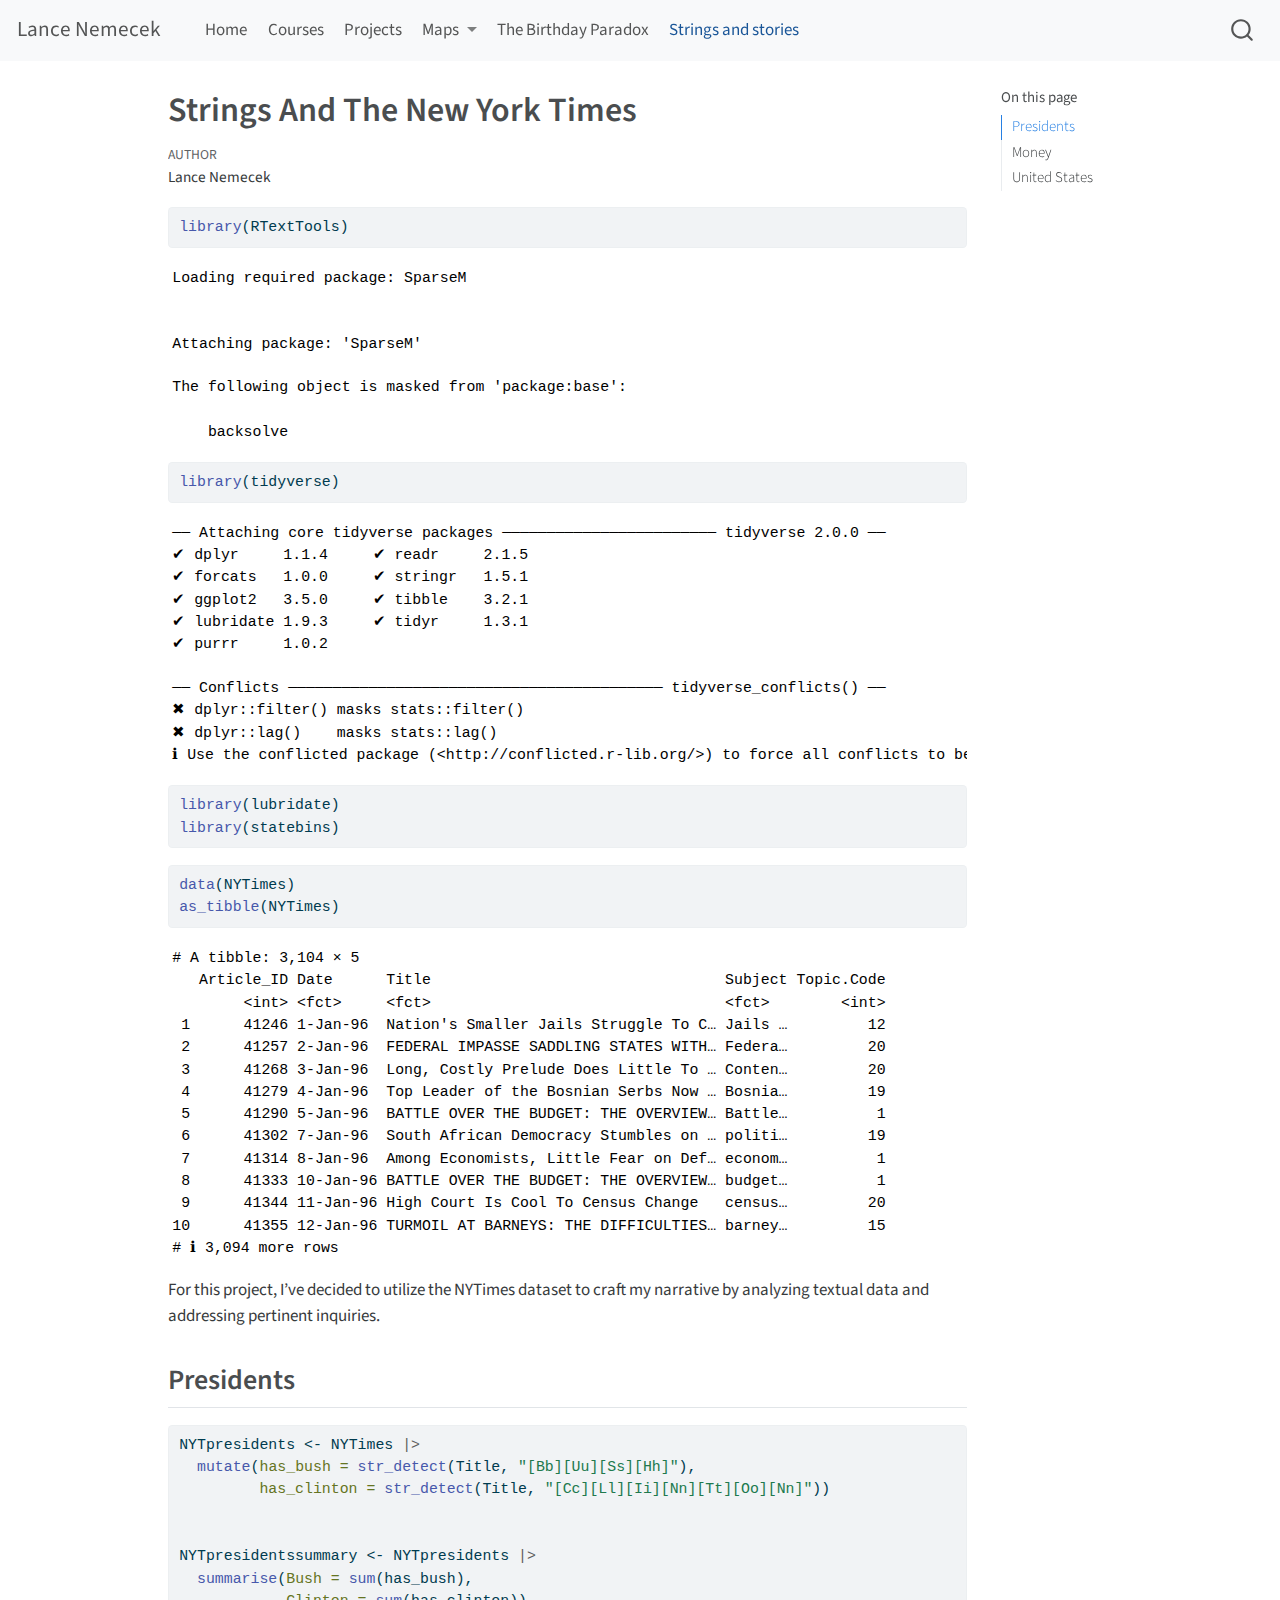
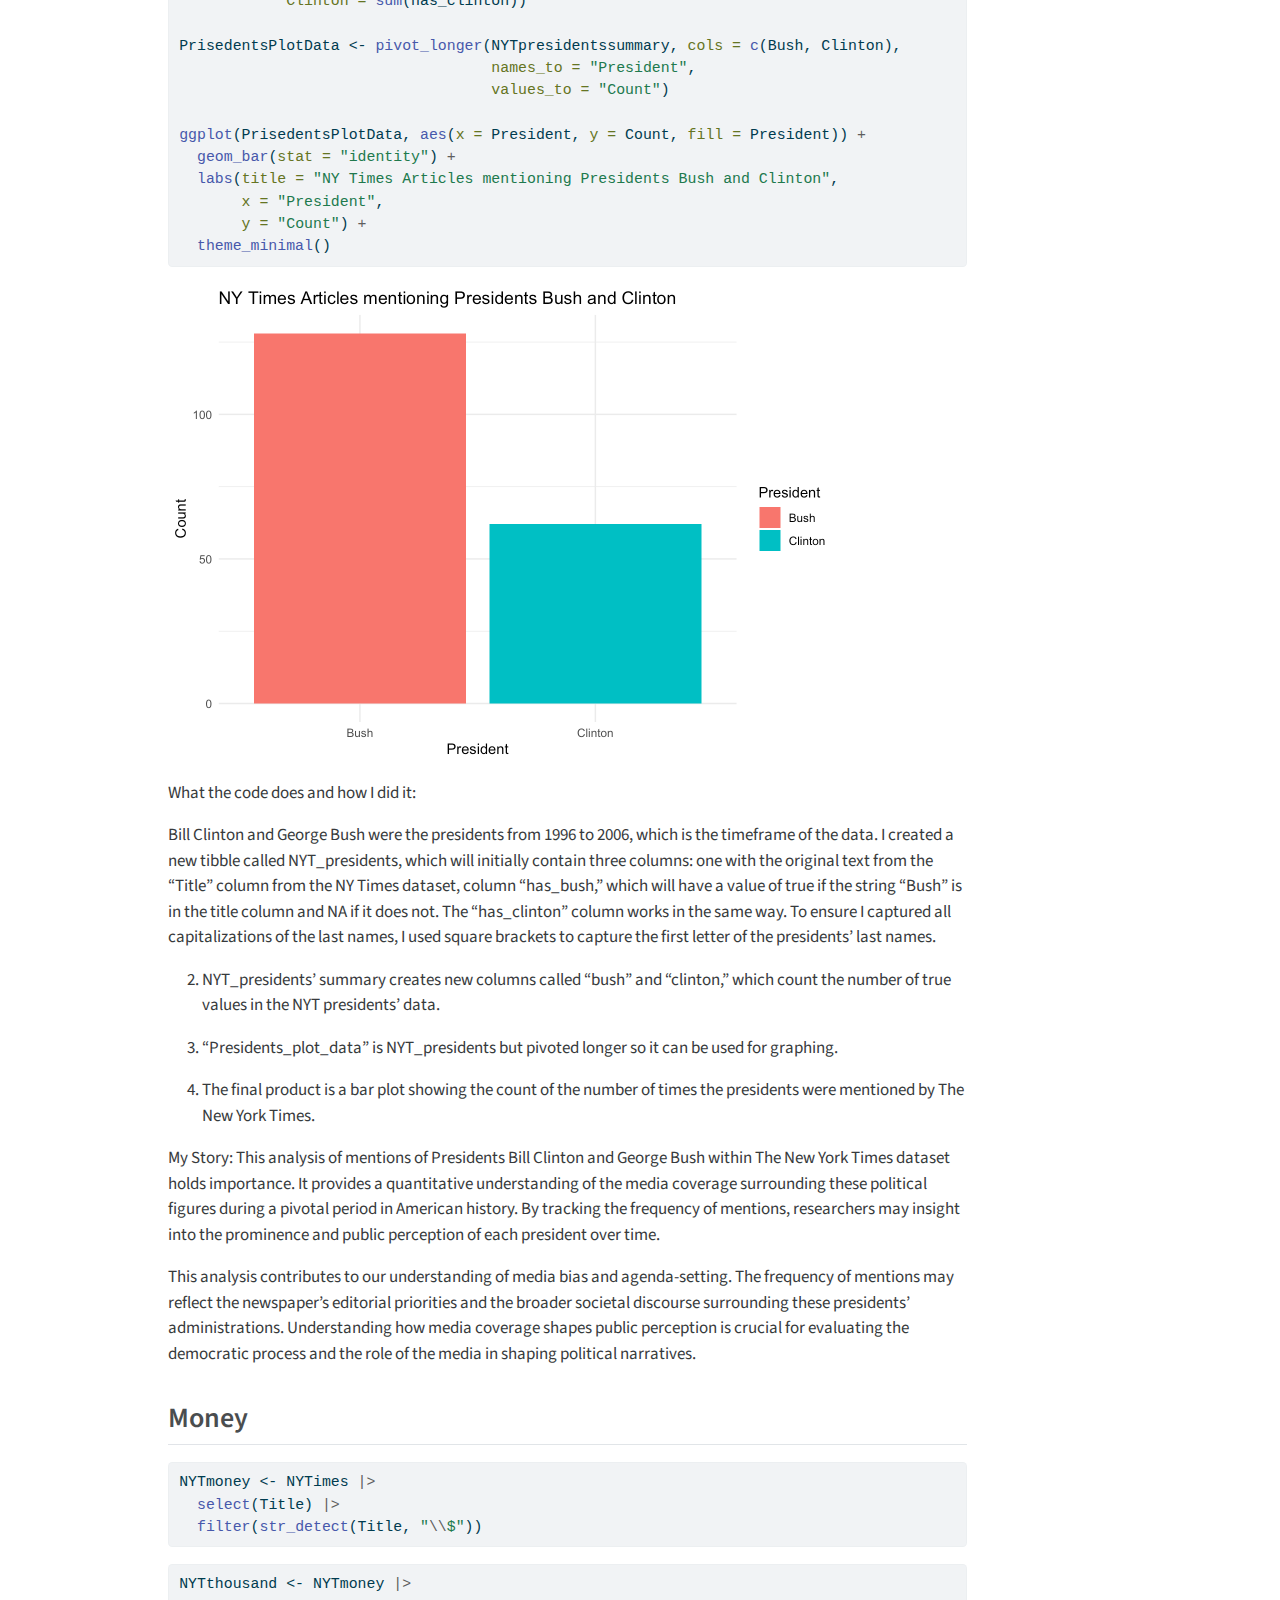
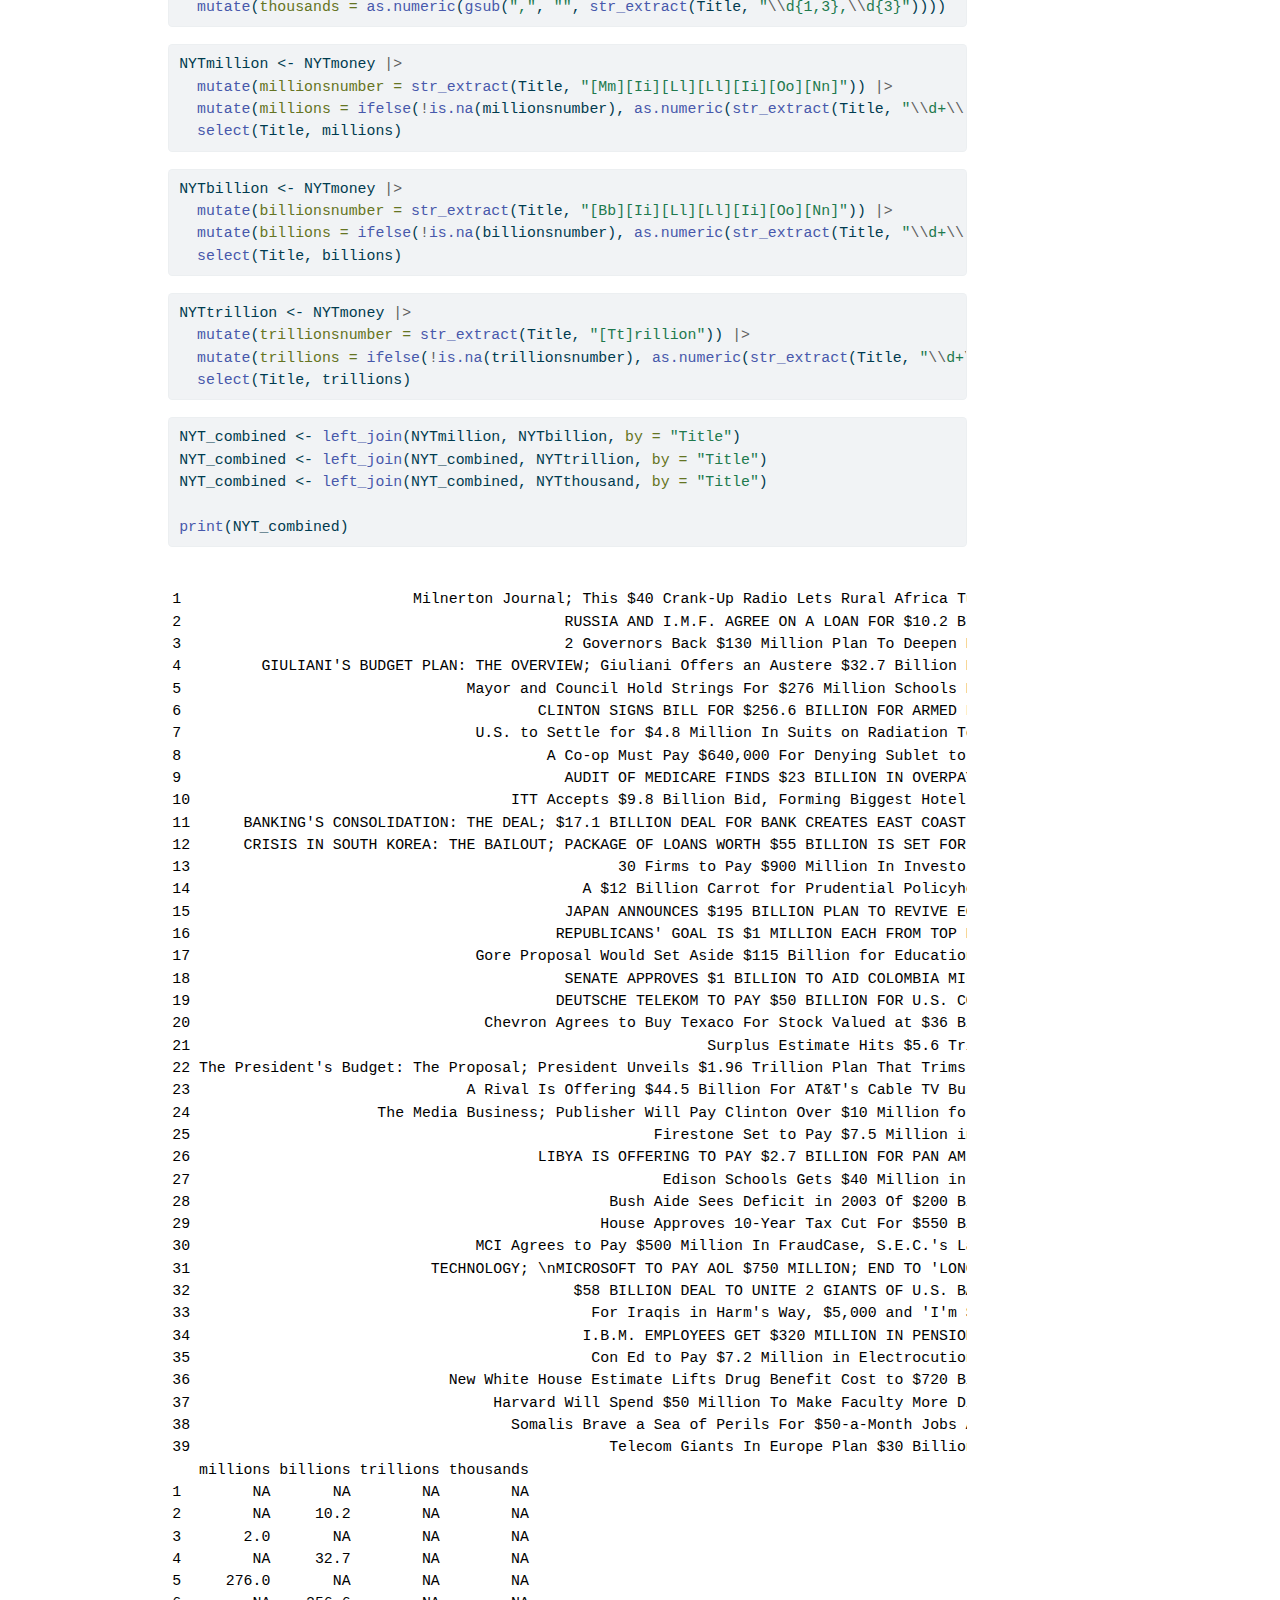
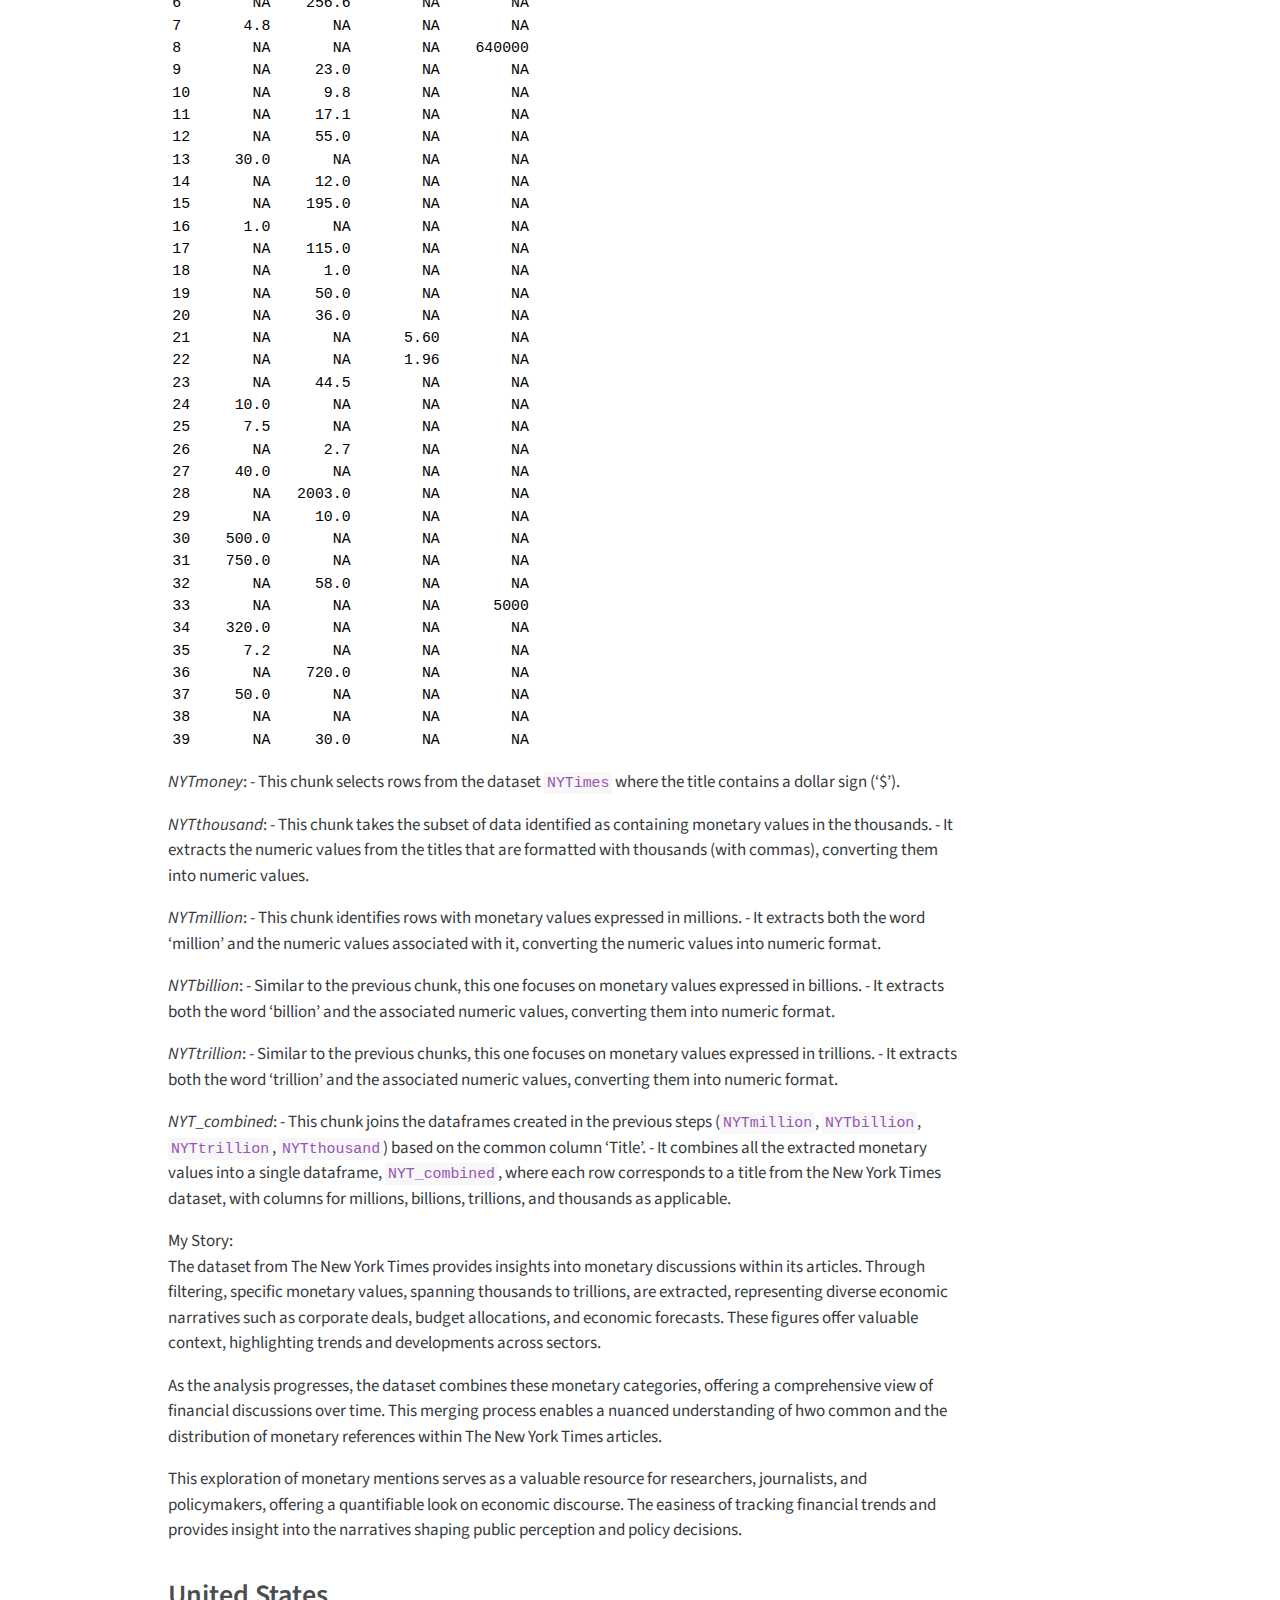
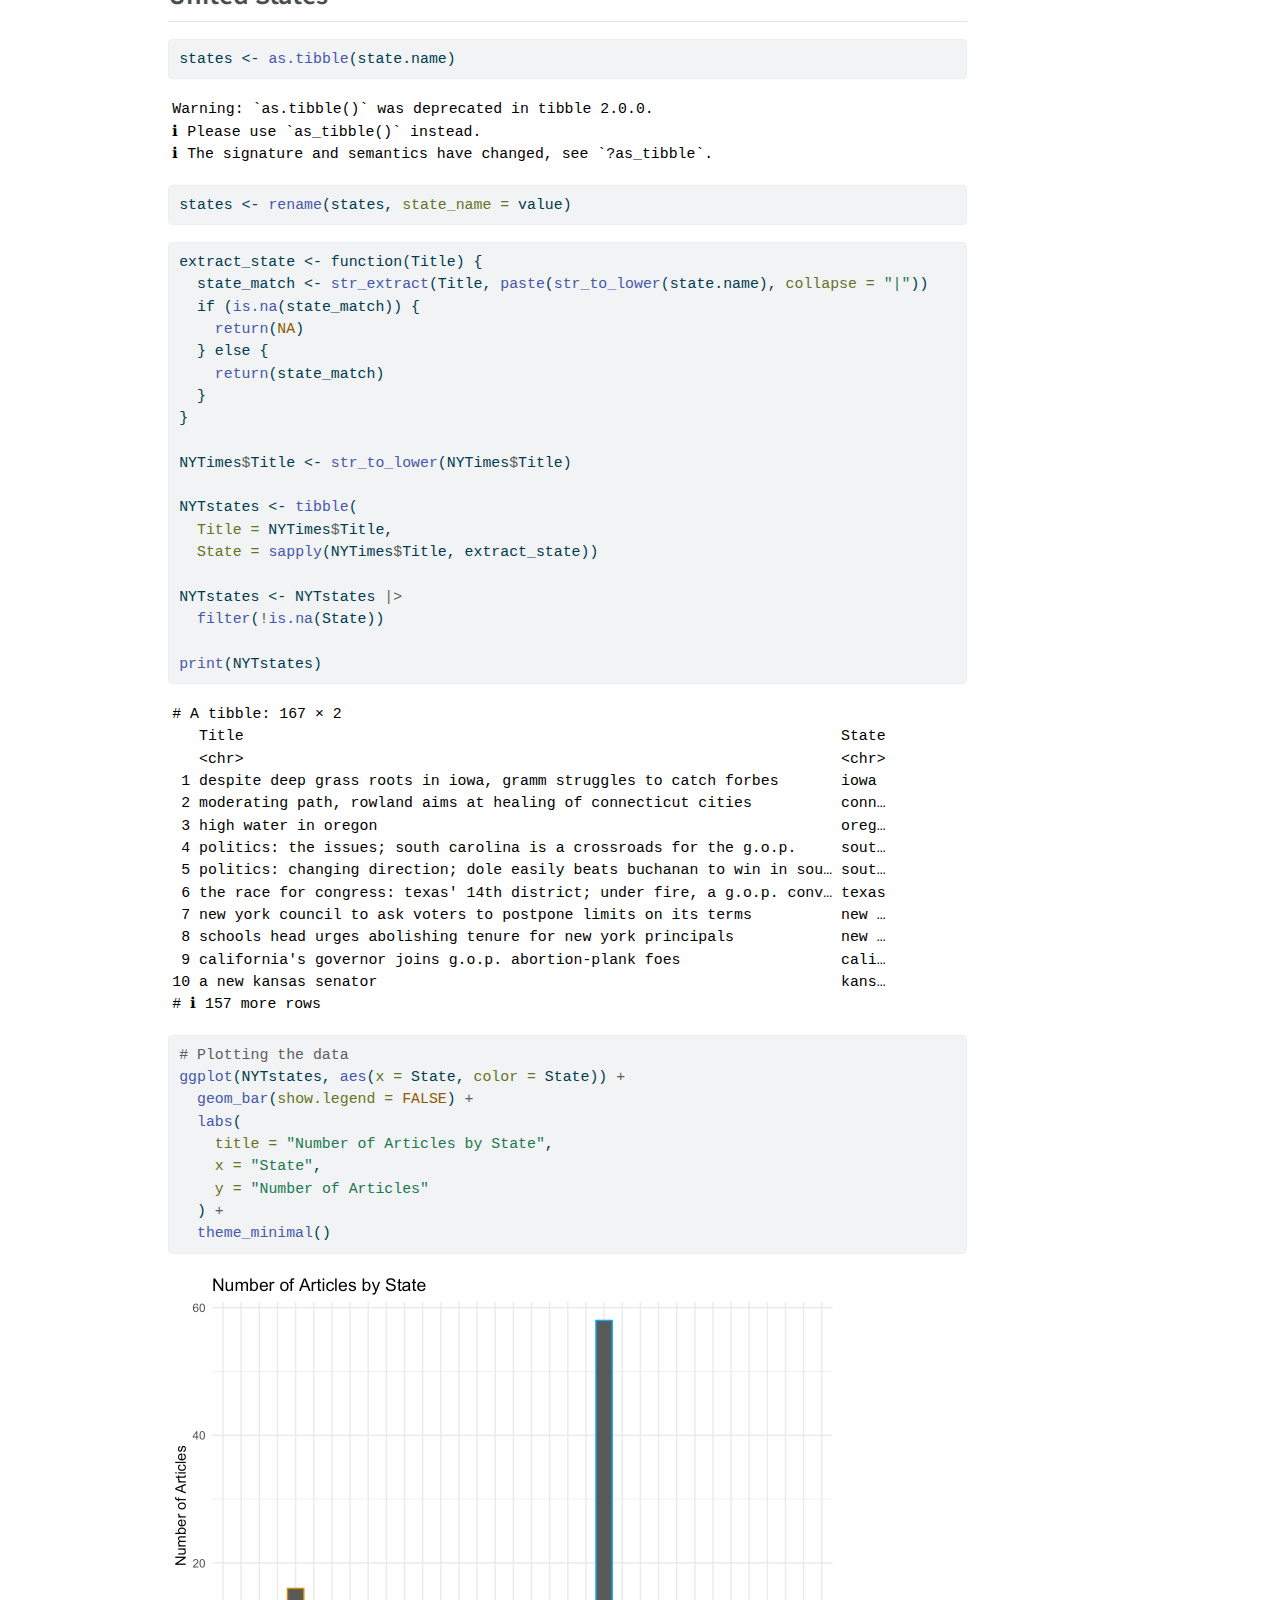
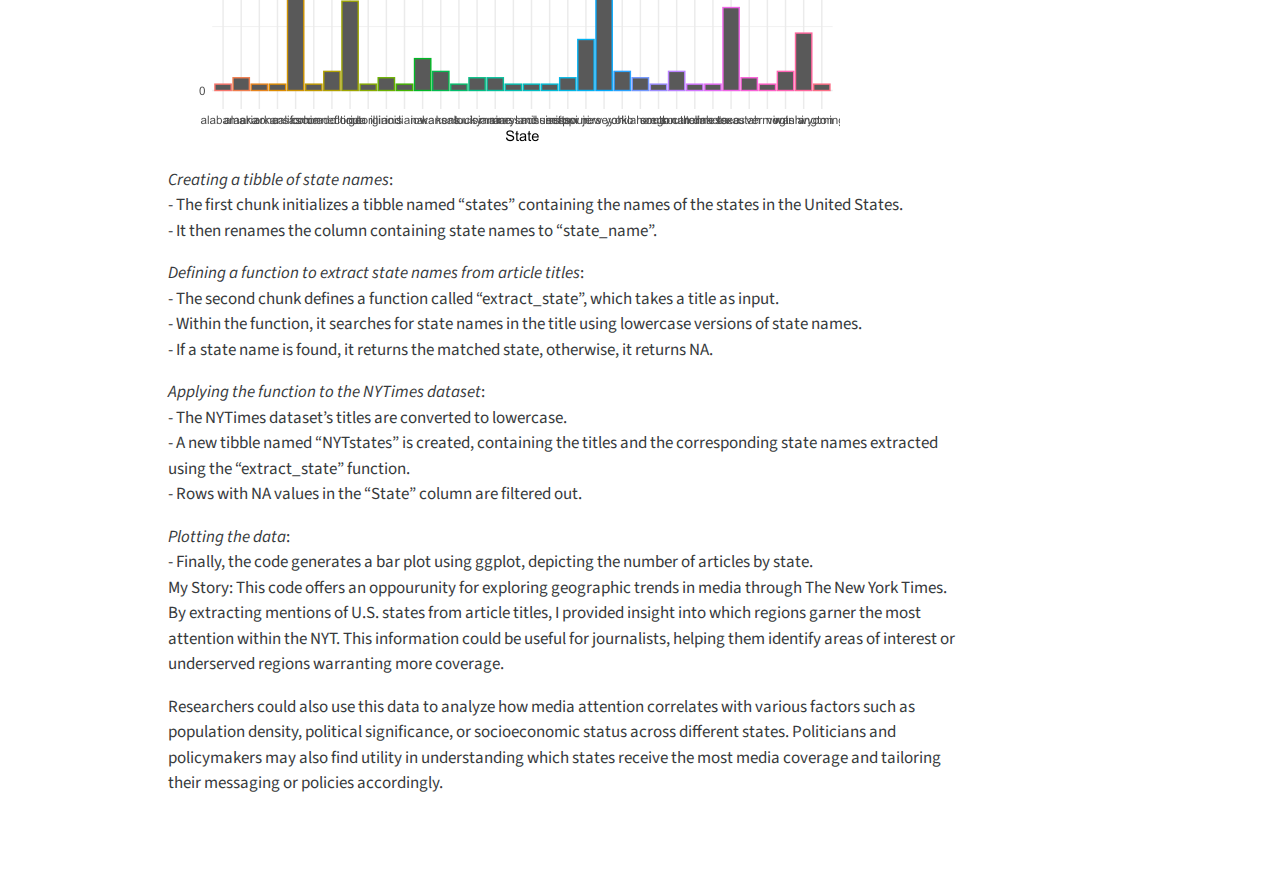
<file: docs/StringsProject.html>
<!DOCTYPE html>
<html xmlns="http://www.w3.org/1999/xhtml" lang="en" xml:lang="en"><head>

<meta charset="utf-8">
<meta name="generator" content="quarto-1.3.450">

<meta name="viewport" content="width=device-width, initial-scale=1.0, user-scalable=yes">

<meta name="author" content="Lance Nemecek">

<title>Lance Nemecek - Strings And The New York Times</title>
<style>
code{white-space: pre-wrap;}
span.smallcaps{font-variant: small-caps;}
div.columns{display: flex; gap: min(4vw, 1.5em);}
div.column{flex: auto; overflow-x: auto;}
div.hanging-indent{margin-left: 1.5em; text-indent: -1.5em;}
ul.task-list{list-style: none;}
ul.task-list li input[type="checkbox"] {
  width: 0.8em;
  margin: 0 0.8em 0.2em -1em; /* quarto-specific, see https://github.com/quarto-dev/quarto-cli/issues/4556 */ 
  vertical-align: middle;
}
/* CSS for syntax highlighting */
pre > code.sourceCode { white-space: pre; position: relative; }
pre > code.sourceCode > span { display: inline-block; line-height: 1.25; }
pre > code.sourceCode > span:empty { height: 1.2em; }
.sourceCode { overflow: visible; }
code.sourceCode > span { color: inherit; text-decoration: inherit; }
div.sourceCode { margin: 1em 0; }
pre.sourceCode { margin: 0; }
@media screen {
div.sourceCode { overflow: auto; }
}
@media print {
pre > code.sourceCode { white-space: pre-wrap; }
pre > code.sourceCode > span { text-indent: -5em; padding-left: 5em; }
}
pre.numberSource code
  { counter-reset: source-line 0; }
pre.numberSource code > span
  { position: relative; left: -4em; counter-increment: source-line; }
pre.numberSource code > span > a:first-child::before
  { content: counter(source-line);
    position: relative; left: -1em; text-align: right; vertical-align: baseline;
    border: none; display: inline-block;
    -webkit-touch-callout: none; -webkit-user-select: none;
    -khtml-user-select: none; -moz-user-select: none;
    -ms-user-select: none; user-select: none;
    padding: 0 4px; width: 4em;
  }
pre.numberSource { margin-left: 3em;  padding-left: 4px; }
div.sourceCode
  {   }
@media screen {
pre > code.sourceCode > span > a:first-child::before { text-decoration: underline; }
}
</style>


<script src="site_libs/quarto-nav/quarto-nav.js"></script>
<script src="site_libs/quarto-nav/headroom.min.js"></script>
<script src="site_libs/clipboard/clipboard.min.js"></script>
<script src="site_libs/quarto-search/autocomplete.umd.js"></script>
<script src="site_libs/quarto-search/fuse.min.js"></script>
<script src="site_libs/quarto-search/quarto-search.js"></script>
<meta name="quarto:offset" content="./">
<script src="site_libs/quarto-html/quarto.js"></script>
<script src="site_libs/quarto-html/popper.min.js"></script>
<script src="site_libs/quarto-html/tippy.umd.min.js"></script>
<script src="site_libs/quarto-html/anchor.min.js"></script>
<link href="site_libs/quarto-html/tippy.css" rel="stylesheet">
<link href="site_libs/quarto-html/quarto-syntax-highlighting.css" rel="stylesheet" id="quarto-text-highlighting-styles">
<script src="site_libs/bootstrap/bootstrap.min.js"></script>
<link href="site_libs/bootstrap/bootstrap-icons.css" rel="stylesheet">
<link href="site_libs/bootstrap/bootstrap.min.css" rel="stylesheet" id="quarto-bootstrap" data-mode="light">
<script id="quarto-search-options" type="application/json">{
  "location": "navbar",
  "copy-button": false,
  "collapse-after": 3,
  "panel-placement": "end",
  "type": "overlay",
  "limit": 20,
  "language": {
    "search-no-results-text": "No results",
    "search-matching-documents-text": "matching documents",
    "search-copy-link-title": "Copy link to search",
    "search-hide-matches-text": "Hide additional matches",
    "search-more-match-text": "more match in this document",
    "search-more-matches-text": "more matches in this document",
    "search-clear-button-title": "Clear",
    "search-detached-cancel-button-title": "Cancel",
    "search-submit-button-title": "Submit",
    "search-label": "Search"
  }
}</script>


<link rel="stylesheet" href="styles.css">
</head>

<body class="nav-fixed">

<div id="quarto-search-results"></div>
  <header id="quarto-header" class="headroom fixed-top">
    <nav class="navbar navbar-expand-lg navbar-dark ">
      <div class="navbar-container container-fluid">
      <div class="navbar-brand-container">
    <a class="navbar-brand" href="./index.html">
    <span class="navbar-title">Lance Nemecek</span>
    </a>
  </div>
            <div id="quarto-search" class="" title="Search"></div>
          <button class="navbar-toggler" type="button" data-bs-toggle="collapse" data-bs-target="#navbarCollapse" aria-controls="navbarCollapse" aria-expanded="false" aria-label="Toggle navigation" onclick="if (window.quartoToggleHeadroom) { window.quartoToggleHeadroom(); }">
  <span class="navbar-toggler-icon"></span>
</button>
          <div class="collapse navbar-collapse" id="navbarCollapse">
            <ul class="navbar-nav navbar-nav-scroll me-auto">
  <li class="nav-item">
    <a class="nav-link" href="./index.html" rel="" target="">
 <span class="menu-text">Home</span></a>
  </li>  
  <li class="nav-item">
    <a class="nav-link" href="./about.html" rel="" target="">
 <span class="menu-text">Courses</span></a>
  </li>  
  <li class="nav-item">
    <a class="nav-link" href="./Projectsland.html" rel="" target="">
 <span class="menu-text">Projects</span></a>
  </li>  
  <li class="nav-item dropdown ">
    <a class="nav-link dropdown-toggle" href="#" id="nav-menu-maps" role="button" data-bs-toggle="dropdown" aria-expanded="false" rel="" target="">
 <span class="menu-text">Maps</span>
    </a>
    <ul class="dropdown-menu" aria-labelledby="nav-menu-maps">    
        <li>
    <a class="dropdown-item" href="./us_states.html" rel="" target="">
 <span class="dropdown-text">Geospatial Maping of Obesity In The United States</span></a>
  </li>  
        <li>
    <a class="dropdown-item" href="./wisconsin_districts.html" rel="" target="">
 <span class="dropdown-text">Congressional Districs of Wisconsin</span></a>
  </li>  
    </ul>
  </li>
  <li class="nav-item">
    <a class="nav-link" href="./BirthdayParadox.html" rel="" target="">
 <span class="menu-text">The Birthday Paradox</span></a>
  </li>  
  <li class="nav-item">
    <a class="nav-link active" href="./StringsProject.html" rel="" target="" aria-current="page">
 <span class="menu-text">Strings and stories</span></a>
  </li>  
</ul>
            <div class="quarto-navbar-tools ms-auto">
</div>
          </div> <!-- /navcollapse -->
      </div> <!-- /container-fluid -->
    </nav>
</header>
<!-- content -->
<div id="quarto-content" class="quarto-container page-columns page-rows-contents page-layout-article page-navbar">
<!-- sidebar -->
<!-- margin-sidebar -->
    <div id="quarto-margin-sidebar" class="sidebar margin-sidebar">
        <nav id="TOC" role="doc-toc" class="toc-active">
    <h2 id="toc-title">On this page</h2>
   
  <ul>
  <li><a href="#presidents" id="toc-presidents" class="nav-link active" data-scroll-target="#presidents">Presidents</a></li>
  <li><a href="#money" id="toc-money" class="nav-link" data-scroll-target="#money">Money</a></li>
  <li><a href="#united-states" id="toc-united-states" class="nav-link" data-scroll-target="#united-states">United States</a></li>
  </ul>
</nav>
    </div>
<!-- main -->
<main class="content" id="quarto-document-content">

<header id="title-block-header" class="quarto-title-block default">
<div class="quarto-title">
<h1 class="title">Strings And The New York Times</h1>
</div>



<div class="quarto-title-meta">

    <div>
    <div class="quarto-title-meta-heading">Author</div>
    <div class="quarto-title-meta-contents">
             <p>Lance Nemecek </p>
          </div>
  </div>
    
  
    
  </div>
  

</header>

<div class="cell">
<div class="sourceCode cell-code" id="cb1"><pre class="sourceCode r code-with-copy"><code class="sourceCode r"><span id="cb1-1"><a href="#cb1-1" aria-hidden="true" tabindex="-1"></a><span class="fu">library</span>(RTextTools)  </span></code><button title="Copy to Clipboard" class="code-copy-button"><i class="bi"></i></button></pre></div>
<div class="cell-output cell-output-stderr">
<pre><code>Loading required package: SparseM</code></pre>
</div>
<div class="cell-output cell-output-stderr">
<pre><code>
Attaching package: 'SparseM'</code></pre>
</div>
<div class="cell-output cell-output-stderr">
<pre><code>The following object is masked from 'package:base':

    backsolve</code></pre>
</div>
<div class="sourceCode cell-code" id="cb5"><pre class="sourceCode r code-with-copy"><code class="sourceCode r"><span id="cb5-1"><a href="#cb5-1" aria-hidden="true" tabindex="-1"></a><span class="fu">library</span>(tidyverse)</span></code><button title="Copy to Clipboard" class="code-copy-button"><i class="bi"></i></button></pre></div>
<div class="cell-output cell-output-stderr">
<pre><code>── Attaching core tidyverse packages ──────────────────────── tidyverse 2.0.0 ──
✔ dplyr     1.1.4     ✔ readr     2.1.5
✔ forcats   1.0.0     ✔ stringr   1.5.1
✔ ggplot2   3.5.0     ✔ tibble    3.2.1
✔ lubridate 1.9.3     ✔ tidyr     1.3.1
✔ purrr     1.0.2     </code></pre>
</div>
<div class="cell-output cell-output-stderr">
<pre><code>── Conflicts ────────────────────────────────────────── tidyverse_conflicts() ──
✖ dplyr::filter() masks stats::filter()
✖ dplyr::lag()    masks stats::lag()
ℹ Use the conflicted package (&lt;http://conflicted.r-lib.org/&gt;) to force all conflicts to become errors</code></pre>
</div>
<div class="sourceCode cell-code" id="cb8"><pre class="sourceCode r code-with-copy"><code class="sourceCode r"><span id="cb8-1"><a href="#cb8-1" aria-hidden="true" tabindex="-1"></a><span class="fu">library</span>(lubridate)</span>
<span id="cb8-2"><a href="#cb8-2" aria-hidden="true" tabindex="-1"></a><span class="fu">library</span>(statebins)</span></code><button title="Copy to Clipboard" class="code-copy-button"><i class="bi"></i></button></pre></div>
</div>
<div class="cell">
<div class="sourceCode cell-code" id="cb9"><pre class="sourceCode r code-with-copy"><code class="sourceCode r"><span id="cb9-1"><a href="#cb9-1" aria-hidden="true" tabindex="-1"></a><span class="fu">data</span>(NYTimes)</span>
<span id="cb9-2"><a href="#cb9-2" aria-hidden="true" tabindex="-1"></a><span class="fu">as_tibble</span>(NYTimes)</span></code><button title="Copy to Clipboard" class="code-copy-button"><i class="bi"></i></button></pre></div>
<div class="cell-output cell-output-stdout">
<pre><code># A tibble: 3,104 × 5
   Article_ID Date      Title                                 Subject Topic.Code
        &lt;int&gt; &lt;fct&gt;     &lt;fct&gt;                                 &lt;fct&gt;        &lt;int&gt;
 1      41246 1-Jan-96  Nation's Smaller Jails Struggle To C… Jails …         12
 2      41257 2-Jan-96  FEDERAL IMPASSE SADDLING STATES WITH… Federa…         20
 3      41268 3-Jan-96  Long, Costly Prelude Does Little To … Conten…         20
 4      41279 4-Jan-96  Top Leader of the Bosnian Serbs Now … Bosnia…         19
 5      41290 5-Jan-96  BATTLE OVER THE BUDGET: THE OVERVIEW… Battle…          1
 6      41302 7-Jan-96  South African Democracy Stumbles on … politi…         19
 7      41314 8-Jan-96  Among Economists, Little Fear on Def… econom…          1
 8      41333 10-Jan-96 BATTLE OVER THE BUDGET: THE OVERVIEW… budget…          1
 9      41344 11-Jan-96 High Court Is Cool To Census Change   census…         20
10      41355 12-Jan-96 TURMOIL AT BARNEYS: THE DIFFICULTIES… barney…         15
# ℹ 3,094 more rows</code></pre>
</div>
</div>
<p>For this project, I’ve decided to utilize the NYTimes dataset to craft my narrative by analyzing textual data and addressing pertinent inquiries.</p>
<section id="presidents" class="level2">
<h2 class="anchored" data-anchor-id="presidents">Presidents</h2>
<div class="cell">
<div class="sourceCode cell-code" id="cb11"><pre class="sourceCode r code-with-copy"><code class="sourceCode r"><span id="cb11-1"><a href="#cb11-1" aria-hidden="true" tabindex="-1"></a>NYTpresidents <span class="ot">&lt;-</span> NYTimes <span class="sc">|&gt;</span></span>
<span id="cb11-2"><a href="#cb11-2" aria-hidden="true" tabindex="-1"></a>  <span class="fu">mutate</span>(<span class="at">has_bush =</span> <span class="fu">str_detect</span>(Title, <span class="st">"[Bb][Uu][Ss][Hh]"</span>),</span>
<span id="cb11-3"><a href="#cb11-3" aria-hidden="true" tabindex="-1"></a>         <span class="at">has_clinton =</span> <span class="fu">str_detect</span>(Title, <span class="st">"[Cc][Ll][Ii][Nn][Tt][Oo][Nn]"</span>))</span>
<span id="cb11-4"><a href="#cb11-4" aria-hidden="true" tabindex="-1"></a>  </span>
<span id="cb11-5"><a href="#cb11-5" aria-hidden="true" tabindex="-1"></a>  </span>
<span id="cb11-6"><a href="#cb11-6" aria-hidden="true" tabindex="-1"></a>NYTpresidentssummary <span class="ot">&lt;-</span> NYTpresidents <span class="sc">|&gt;</span></span>
<span id="cb11-7"><a href="#cb11-7" aria-hidden="true" tabindex="-1"></a>  <span class="fu">summarise</span>(<span class="at">Bush =</span> <span class="fu">sum</span>(has_bush),</span>
<span id="cb11-8"><a href="#cb11-8" aria-hidden="true" tabindex="-1"></a>            <span class="at">Clinton =</span> <span class="fu">sum</span>(has_clinton))</span>
<span id="cb11-9"><a href="#cb11-9" aria-hidden="true" tabindex="-1"></a></span>
<span id="cb11-10"><a href="#cb11-10" aria-hidden="true" tabindex="-1"></a>PrisedentsPlotData <span class="ot">&lt;-</span> <span class="fu">pivot_longer</span>(NYTpresidentssummary, <span class="at">cols =</span> <span class="fu">c</span>(Bush, Clinton), </span>
<span id="cb11-11"><a href="#cb11-11" aria-hidden="true" tabindex="-1"></a>                                   <span class="at">names_to =</span> <span class="st">"President"</span>, </span>
<span id="cb11-12"><a href="#cb11-12" aria-hidden="true" tabindex="-1"></a>                                   <span class="at">values_to =</span> <span class="st">"Count"</span>)</span>
<span id="cb11-13"><a href="#cb11-13" aria-hidden="true" tabindex="-1"></a></span>
<span id="cb11-14"><a href="#cb11-14" aria-hidden="true" tabindex="-1"></a><span class="fu">ggplot</span>(PrisedentsPlotData, <span class="fu">aes</span>(<span class="at">x =</span> President, <span class="at">y =</span> Count, <span class="at">fill =</span> President)) <span class="sc">+</span></span>
<span id="cb11-15"><a href="#cb11-15" aria-hidden="true" tabindex="-1"></a>  <span class="fu">geom_bar</span>(<span class="at">stat =</span> <span class="st">"identity"</span>) <span class="sc">+</span></span>
<span id="cb11-16"><a href="#cb11-16" aria-hidden="true" tabindex="-1"></a>  <span class="fu">labs</span>(<span class="at">title =</span> <span class="st">"NY Times Articles mentioning Presidents Bush and Clinton"</span>,</span>
<span id="cb11-17"><a href="#cb11-17" aria-hidden="true" tabindex="-1"></a>       <span class="at">x =</span> <span class="st">"President"</span>,</span>
<span id="cb11-18"><a href="#cb11-18" aria-hidden="true" tabindex="-1"></a>       <span class="at">y =</span> <span class="st">"Count"</span>) <span class="sc">+</span></span>
<span id="cb11-19"><a href="#cb11-19" aria-hidden="true" tabindex="-1"></a>  <span class="fu">theme_minimal</span>()</span></code><button title="Copy to Clipboard" class="code-copy-button"><i class="bi"></i></button></pre></div>
<div class="cell-output-display">
<p><img src="StringsProject_files/figure-html/unnamed-chunk-3-1.png" class="img-fluid" width="672"></p>
</div>
</div>
<p>What the code does and how I did it:</p>
<p>Bill Clinton and George Bush were the presidents from 1996 to 2006, which is the timeframe of the data. I created a new tibble called NYT_presidents, which will initially contain three columns: one with the original text from the “Title” column from the NY Times dataset, column “has_bush,” which will have a value of true if the string “Bush” is in the title column and NA if it does not. The “has_clinton” column works in the same way. To ensure I captured all capitalizations of the last names, I used square brackets to capture the first letter of the presidents’ last names.</p>
<ol start="2" type="1">
<li><p>NYT_presidents’ summary creates new columns called “bush” and “clinton,” which count the number of true values in the NYT presidents’ data.</p></li>
<li><p>“Presidents_plot_data” is NYT_presidents but pivoted longer so it can be used for graphing.</p></li>
<li><p>The final product is a bar plot showing the count of the number of times the presidents were mentioned by The New York Times.</p></li>
</ol>
<p>My Story: This analysis of mentions of Presidents Bill Clinton and George Bush within The New York Times dataset holds importance. It provides a quantitative understanding of the media coverage surrounding these political figures during a pivotal period in American history. By tracking the frequency of mentions, researchers may insight into the prominence and public perception of each president over time.</p>
<p>This analysis contributes to our understanding of media bias and agenda-setting. The frequency of mentions may reflect the newspaper’s editorial priorities and the broader societal discourse surrounding these presidents’ administrations. Understanding how media coverage shapes public perception is crucial for evaluating the democratic process and the role of the media in shaping political narratives.</p>
</section>
<section id="money" class="level2">
<h2 class="anchored" data-anchor-id="money">Money</h2>
<div class="cell">
<div class="sourceCode cell-code" id="cb12"><pre class="sourceCode r code-with-copy"><code class="sourceCode r"><span id="cb12-1"><a href="#cb12-1" aria-hidden="true" tabindex="-1"></a>NYTmoney <span class="ot">&lt;-</span> NYTimes <span class="sc">|&gt;</span></span>
<span id="cb12-2"><a href="#cb12-2" aria-hidden="true" tabindex="-1"></a>  <span class="fu">select</span>(Title) <span class="sc">|&gt;</span></span>
<span id="cb12-3"><a href="#cb12-3" aria-hidden="true" tabindex="-1"></a>  <span class="fu">filter</span>(<span class="fu">str_detect</span>(Title, <span class="st">"</span><span class="sc">\\</span><span class="st">$"</span>))</span></code><button title="Copy to Clipboard" class="code-copy-button"><i class="bi"></i></button></pre></div>
</div>
<div class="cell">
<div class="sourceCode cell-code" id="cb13"><pre class="sourceCode r code-with-copy"><code class="sourceCode r"><span id="cb13-1"><a href="#cb13-1" aria-hidden="true" tabindex="-1"></a>NYTthousand <span class="ot">&lt;-</span> NYTmoney <span class="sc">|&gt;</span></span>
<span id="cb13-2"><a href="#cb13-2" aria-hidden="true" tabindex="-1"></a>  <span class="fu">mutate</span>(<span class="at">thousands =</span> <span class="fu">as.numeric</span>(<span class="fu">gsub</span>(<span class="st">","</span>, <span class="st">""</span>, <span class="fu">str_extract</span>(Title, <span class="st">"</span><span class="sc">\\</span><span class="st">d{1,3},</span><span class="sc">\\</span><span class="st">d{3}"</span>))))</span></code><button title="Copy to Clipboard" class="code-copy-button"><i class="bi"></i></button></pre></div>
</div>
<div class="cell">
<div class="sourceCode cell-code" id="cb14"><pre class="sourceCode r code-with-copy"><code class="sourceCode r"><span id="cb14-1"><a href="#cb14-1" aria-hidden="true" tabindex="-1"></a>NYTmillion <span class="ot">&lt;-</span> NYTmoney <span class="sc">|&gt;</span></span>
<span id="cb14-2"><a href="#cb14-2" aria-hidden="true" tabindex="-1"></a>  <span class="fu">mutate</span>(<span class="at">millionsnumber =</span> <span class="fu">str_extract</span>(Title, <span class="st">"[Mm][Ii][Ll][Ll][Ii][Oo][Nn]"</span>)) <span class="sc">|&gt;</span></span>
<span id="cb14-3"><a href="#cb14-3" aria-hidden="true" tabindex="-1"></a>  <span class="fu">mutate</span>(<span class="at">millions =</span> <span class="fu">ifelse</span>(<span class="sc">!</span><span class="fu">is.na</span>(millionsnumber), <span class="fu">as.numeric</span>(<span class="fu">str_extract</span>(Title, <span class="st">"</span><span class="sc">\\</span><span class="st">d+</span><span class="sc">\\</span><span class="st">.?</span><span class="sc">\\</span><span class="st">d*"</span>)), <span class="cn">NA</span>)) <span class="sc">|&gt;</span></span>
<span id="cb14-4"><a href="#cb14-4" aria-hidden="true" tabindex="-1"></a>  <span class="fu">select</span>(Title, millions)</span></code><button title="Copy to Clipboard" class="code-copy-button"><i class="bi"></i></button></pre></div>
</div>
<div class="cell">
<div class="sourceCode cell-code" id="cb15"><pre class="sourceCode r code-with-copy"><code class="sourceCode r"><span id="cb15-1"><a href="#cb15-1" aria-hidden="true" tabindex="-1"></a>NYTbillion <span class="ot">&lt;-</span> NYTmoney <span class="sc">|&gt;</span></span>
<span id="cb15-2"><a href="#cb15-2" aria-hidden="true" tabindex="-1"></a>  <span class="fu">mutate</span>(<span class="at">billionsnumber =</span> <span class="fu">str_extract</span>(Title, <span class="st">"[Bb][Ii][Ll][Ll][Ii][Oo][Nn]"</span>)) <span class="sc">|&gt;</span></span>
<span id="cb15-3"><a href="#cb15-3" aria-hidden="true" tabindex="-1"></a>  <span class="fu">mutate</span>(<span class="at">billions =</span> <span class="fu">ifelse</span>(<span class="sc">!</span><span class="fu">is.na</span>(billionsnumber), <span class="fu">as.numeric</span>(<span class="fu">str_extract</span>(Title, <span class="st">"</span><span class="sc">\\</span><span class="st">d+</span><span class="sc">\\</span><span class="st">.?</span><span class="sc">\\</span><span class="st">d*"</span>)), <span class="cn">NA</span>)) <span class="sc">|&gt;</span></span>
<span id="cb15-4"><a href="#cb15-4" aria-hidden="true" tabindex="-1"></a>  <span class="fu">select</span>(Title, billions)</span></code><button title="Copy to Clipboard" class="code-copy-button"><i class="bi"></i></button></pre></div>
</div>
<div class="cell">
<div class="sourceCode cell-code" id="cb16"><pre class="sourceCode r code-with-copy"><code class="sourceCode r"><span id="cb16-1"><a href="#cb16-1" aria-hidden="true" tabindex="-1"></a>NYTtrillion <span class="ot">&lt;-</span> NYTmoney <span class="sc">|&gt;</span></span>
<span id="cb16-2"><a href="#cb16-2" aria-hidden="true" tabindex="-1"></a>  <span class="fu">mutate</span>(<span class="at">trillionsnumber =</span> <span class="fu">str_extract</span>(Title, <span class="st">"[Tt]rillion"</span>)) <span class="sc">|&gt;</span></span>
<span id="cb16-3"><a href="#cb16-3" aria-hidden="true" tabindex="-1"></a>  <span class="fu">mutate</span>(<span class="at">trillions =</span> <span class="fu">ifelse</span>(<span class="sc">!</span><span class="fu">is.na</span>(trillionsnumber), <span class="fu">as.numeric</span>(<span class="fu">str_extract</span>(Title, <span class="st">"</span><span class="sc">\\</span><span class="st">d+</span><span class="sc">\\</span><span class="st">.?</span><span class="sc">\\</span><span class="st">d*"</span>)), <span class="cn">NA</span>)) <span class="sc">|&gt;</span></span>
<span id="cb16-4"><a href="#cb16-4" aria-hidden="true" tabindex="-1"></a>  <span class="fu">select</span>(Title, trillions)</span></code><button title="Copy to Clipboard" class="code-copy-button"><i class="bi"></i></button></pre></div>
</div>
<div class="cell">
<div class="sourceCode cell-code" id="cb17"><pre class="sourceCode r code-with-copy"><code class="sourceCode r"><span id="cb17-1"><a href="#cb17-1" aria-hidden="true" tabindex="-1"></a>NYT_combined <span class="ot">&lt;-</span> <span class="fu">left_join</span>(NYTmillion, NYTbillion, <span class="at">by =</span> <span class="st">"Title"</span>)</span>
<span id="cb17-2"><a href="#cb17-2" aria-hidden="true" tabindex="-1"></a>NYT_combined <span class="ot">&lt;-</span> <span class="fu">left_join</span>(NYT_combined, NYTtrillion, <span class="at">by =</span> <span class="st">"Title"</span>)</span>
<span id="cb17-3"><a href="#cb17-3" aria-hidden="true" tabindex="-1"></a>NYT_combined <span class="ot">&lt;-</span> <span class="fu">left_join</span>(NYT_combined, NYTthousand, <span class="at">by =</span> <span class="st">"Title"</span>)</span>
<span id="cb17-4"><a href="#cb17-4" aria-hidden="true" tabindex="-1"></a></span>
<span id="cb17-5"><a href="#cb17-5" aria-hidden="true" tabindex="-1"></a><span class="fu">print</span>(NYT_combined)</span></code><button title="Copy to Clipboard" class="code-copy-button"><i class="bi"></i></button></pre></div>
<div class="cell-output cell-output-stdout">
<pre><code>                                                                                          Title
1                          Milnerton Journal; This $40 Crank-Up Radio Lets Rural Africa Tune In
2                                           RUSSIA AND I.M.F. AGREE ON A LOAN FOR $10.2 BILLION
3                                           2 Governors Back $130 Million Plan To Deepen Harbor
4         GIULIANI'S BUDGET PLAN: THE OVERVIEW; Giuliani Offers an Austere $32.7 Billion Budget
5                                Mayor and Council Hold Strings For $276 Million Schools Pledge
6                                        CLINTON SIGNS BILL FOR $256.6 BILLION FOR ARMED FORCES
7                                 U.S. to Settle for $4.8 Million In Suits on Radiation Testing
8                                         A Co-op Must Pay $640,000 For Denying Sublet to Black
9                                           AUDIT OF MEDICARE FINDS $23 BILLION IN OVERPAYMENTS
10                                    ITT Accepts $9.8 Billion Bid, Forming Biggest Hotel Chain
11      BANKING'S CONSOLIDATION: THE DEAL; $17.1 BILLION DEAL FOR BANK CREATES EAST COAST GIANT
12      CRISIS IN SOUTH KOREA: THE BAILOUT; PACKAGE OF LOANS WORTH $55 BILLION IS SET FOR KOREA
13                                                30 Firms to Pay $900 Million In Investor Suit
14                                            A $12 Billion Carrot for Prudential Policyholders
15                                          JAPAN ANNOUNCES $195 BILLION PLAN TO REVIVE ECONOMY
16                                         REPUBLICANS' GOAL IS $1 MILLION EACH FROM TOP DONORS
17                                Gore Proposal Would Set Aside $115 Billion for Education Fund
18                                          SENATE APPROVES $1 BILLION TO AID COLOMBIA MILITARY
19                                         DEUTSCHE TELEKOM TO PAY $50 BILLION FOR U.S. COMPANY
20                                 Chevron Agrees to Buy Texaco For Stock Valued at $36 Billion
21                                                          Surplus Estimate Hits $5.6 Trillion
22 The President's Budget: The Proposal; President Unveils $1.96 Trillion Plan That Trims Taxes
23                               A Rival Is Offering $44.5 Billion For AT&amp;T's Cable TV Business
24                     The Media Business; Publisher Will Pay Clinton Over $10 Million for Book
25                                                    Firestone Set to Pay $7.5 Million in Suit
26                                       LIBYA IS OFFERING TO PAY $2.7 BILLION FOR PAN AM BLAST
27                                                     Edison Schools Gets $40 Million in Loans
28                                               Bush Aide Sees Deficit in 2003 Of $200 Billion
29                                              House Approves 10-Year Tax Cut For $550 Billion
30                                MCI Agrees to Pay $500 Million In FraudCase, S.E.C.'s Largest
31                           TECHNOLOGY; \nMICROSOFT TO PAY AOL $750 MILLION; END TO 'LONG WAR'
32                                           $58 BILLION DEAL TO UNITE 2 GIANTS OF U.S. BANKING
33                                             For Iraqis in Harm's Way, $5,000 and 'I'm Sorry'
34                                            I.B.M. EMPLOYEES GET $320 MILLION IN PENSION SUIT
35                                             Con Ed to Pay $7.2 Million in Electrocution Case
36                             New White House Estimate Lifts Drug Benefit Cost to $720 Billion
37                                  Harvard Will Spend $50 Million To Make Faculty More Diverse
38                                    Somalis Brave a Sea of Perils For $50-a-Month Jobs Abroad
39                                               Telecom Giants In Europe Plan $30 Billion Deal
   millions billions trillions thousands
1        NA       NA        NA        NA
2        NA     10.2        NA        NA
3       2.0       NA        NA        NA
4        NA     32.7        NA        NA
5     276.0       NA        NA        NA
6        NA    256.6        NA        NA
7       4.8       NA        NA        NA
8        NA       NA        NA    640000
9        NA     23.0        NA        NA
10       NA      9.8        NA        NA
11       NA     17.1        NA        NA
12       NA     55.0        NA        NA
13     30.0       NA        NA        NA
14       NA     12.0        NA        NA
15       NA    195.0        NA        NA
16      1.0       NA        NA        NA
17       NA    115.0        NA        NA
18       NA      1.0        NA        NA
19       NA     50.0        NA        NA
20       NA     36.0        NA        NA
21       NA       NA      5.60        NA
22       NA       NA      1.96        NA
23       NA     44.5        NA        NA
24     10.0       NA        NA        NA
25      7.5       NA        NA        NA
26       NA      2.7        NA        NA
27     40.0       NA        NA        NA
28       NA   2003.0        NA        NA
29       NA     10.0        NA        NA
30    500.0       NA        NA        NA
31    750.0       NA        NA        NA
32       NA     58.0        NA        NA
33       NA       NA        NA      5000
34    320.0       NA        NA        NA
35      7.2       NA        NA        NA
36       NA    720.0        NA        NA
37     50.0       NA        NA        NA
38       NA       NA        NA        NA
39       NA     30.0        NA        NA</code></pre>
</div>
</div>
<p><em>NYTmoney</em>: - This chunk selects rows from the dataset <code>NYTimes</code> where the title contains a dollar sign (‘$’).</p>
<p><em>NYTthousand</em>: - This chunk takes the subset of data identified as containing monetary values in the thousands. - It extracts the numeric values from the titles that are formatted with thousands (with commas), converting them into numeric values.</p>
<p><em>NYTmillion</em>: - This chunk identifies rows with monetary values expressed in millions. - It extracts both the word ‘million’ and the numeric values associated with it, converting the numeric values into numeric format.</p>
<p><em>NYTbillion</em>: - Similar to the previous chunk, this one focuses on monetary values expressed in billions. - It extracts both the word ‘billion’ and the associated numeric values, converting them into numeric format.</p>
<p><em>NYTtrillion</em>: - Similar to the previous chunks, this one focuses on monetary values expressed in trillions. - It extracts both the word ‘trillion’ and the associated numeric values, converting them into numeric format.</p>
<p><em>NYT_combined</em>: - This chunk joins the dataframes created in the previous steps (<code>NYTmillion</code>, <code>NYTbillion</code>, <code>NYTtrillion</code>, <code>NYTthousand</code>) based on the common column ‘Title’. - It combines all the extracted monetary values into a single dataframe, <code>NYT_combined</code>, where each row corresponds to a title from the New York Times dataset, with columns for millions, billions, trillions, and thousands as applicable.</p>
<p>My Story:<br>
The dataset from The New York Times provides insights into monetary discussions within its articles. Through filtering, specific monetary values, spanning thousands to trillions, are extracted, representing diverse economic narratives such as corporate deals, budget allocations, and economic forecasts. These figures offer valuable context, highlighting trends and developments across sectors.</p>
<p>As the analysis progresses, the dataset combines these monetary categories, offering a comprehensive view of financial discussions over time. This merging process enables a nuanced understanding of hwo common and the distribution of monetary references within The New York Times articles.</p>
<p>This exploration of monetary mentions serves as a valuable resource for researchers, journalists, and policymakers, offering a quantifiable look on economic discourse. The easiness of tracking financial trends and provides insight into the narratives shaping public perception and policy decisions.</p>
</section>
<section id="united-states" class="level2">
<h2 class="anchored" data-anchor-id="united-states">United States</h2>
<div class="cell">
<div class="sourceCode cell-code" id="cb19"><pre class="sourceCode r code-with-copy"><code class="sourceCode r"><span id="cb19-1"><a href="#cb19-1" aria-hidden="true" tabindex="-1"></a>states <span class="ot">&lt;-</span> <span class="fu">as.tibble</span>(state.name)</span></code><button title="Copy to Clipboard" class="code-copy-button"><i class="bi"></i></button></pre></div>
<div class="cell-output cell-output-stderr">
<pre><code>Warning: `as.tibble()` was deprecated in tibble 2.0.0.
ℹ Please use `as_tibble()` instead.
ℹ The signature and semantics have changed, see `?as_tibble`.</code></pre>
</div>
<div class="sourceCode cell-code" id="cb21"><pre class="sourceCode r code-with-copy"><code class="sourceCode r"><span id="cb21-1"><a href="#cb21-1" aria-hidden="true" tabindex="-1"></a>states <span class="ot">&lt;-</span> <span class="fu">rename</span>(states, <span class="at">state_name =</span> value)</span></code><button title="Copy to Clipboard" class="code-copy-button"><i class="bi"></i></button></pre></div>
</div>
<div class="cell">
<div class="sourceCode cell-code" id="cb22"><pre class="sourceCode r code-with-copy"><code class="sourceCode r"><span id="cb22-1"><a href="#cb22-1" aria-hidden="true" tabindex="-1"></a>extract_state <span class="ot">&lt;-</span> <span class="cf">function</span>(Title) {</span>
<span id="cb22-2"><a href="#cb22-2" aria-hidden="true" tabindex="-1"></a>  state_match <span class="ot">&lt;-</span> <span class="fu">str_extract</span>(Title, <span class="fu">paste</span>(<span class="fu">str_to_lower</span>(state.name), <span class="at">collapse =</span> <span class="st">"|"</span>))</span>
<span id="cb22-3"><a href="#cb22-3" aria-hidden="true" tabindex="-1"></a>  <span class="cf">if</span> (<span class="fu">is.na</span>(state_match)) {</span>
<span id="cb22-4"><a href="#cb22-4" aria-hidden="true" tabindex="-1"></a>    <span class="fu">return</span>(<span class="cn">NA</span>)</span>
<span id="cb22-5"><a href="#cb22-5" aria-hidden="true" tabindex="-1"></a>  } <span class="cf">else</span> {</span>
<span id="cb22-6"><a href="#cb22-6" aria-hidden="true" tabindex="-1"></a>    <span class="fu">return</span>(state_match)</span>
<span id="cb22-7"><a href="#cb22-7" aria-hidden="true" tabindex="-1"></a>  }</span>
<span id="cb22-8"><a href="#cb22-8" aria-hidden="true" tabindex="-1"></a>}</span>
<span id="cb22-9"><a href="#cb22-9" aria-hidden="true" tabindex="-1"></a></span>
<span id="cb22-10"><a href="#cb22-10" aria-hidden="true" tabindex="-1"></a>NYTimes<span class="sc">$</span>Title <span class="ot">&lt;-</span> <span class="fu">str_to_lower</span>(NYTimes<span class="sc">$</span>Title)</span>
<span id="cb22-11"><a href="#cb22-11" aria-hidden="true" tabindex="-1"></a></span>
<span id="cb22-12"><a href="#cb22-12" aria-hidden="true" tabindex="-1"></a>NYTstates <span class="ot">&lt;-</span> <span class="fu">tibble</span>(</span>
<span id="cb22-13"><a href="#cb22-13" aria-hidden="true" tabindex="-1"></a>  <span class="at">Title =</span> NYTimes<span class="sc">$</span>Title,</span>
<span id="cb22-14"><a href="#cb22-14" aria-hidden="true" tabindex="-1"></a>  <span class="at">State =</span> <span class="fu">sapply</span>(NYTimes<span class="sc">$</span>Title, extract_state))</span>
<span id="cb22-15"><a href="#cb22-15" aria-hidden="true" tabindex="-1"></a></span>
<span id="cb22-16"><a href="#cb22-16" aria-hidden="true" tabindex="-1"></a>NYTstates <span class="ot">&lt;-</span> NYTstates <span class="sc">|&gt;</span></span>
<span id="cb22-17"><a href="#cb22-17" aria-hidden="true" tabindex="-1"></a>  <span class="fu">filter</span>(<span class="sc">!</span><span class="fu">is.na</span>(State))</span>
<span id="cb22-18"><a href="#cb22-18" aria-hidden="true" tabindex="-1"></a></span>
<span id="cb22-19"><a href="#cb22-19" aria-hidden="true" tabindex="-1"></a><span class="fu">print</span>(NYTstates)</span></code><button title="Copy to Clipboard" class="code-copy-button"><i class="bi"></i></button></pre></div>
<div class="cell-output cell-output-stdout">
<pre><code># A tibble: 167 × 2
   Title                                                                   State
   &lt;chr&gt;                                                                   &lt;chr&gt;
 1 despite deep grass roots in iowa, gramm struggles to catch forbes       iowa 
 2 moderating path, rowland aims at healing of connecticut cities          conn…
 3 high water in oregon                                                    oreg…
 4 politics: the issues; south carolina is a crossroads for the g.o.p.     sout…
 5 politics: changing direction; dole easily beats buchanan to win in sou… sout…
 6 the race for congress: texas' 14th district; under fire, a g.o.p. conv… texas
 7 new york council to ask voters to postpone limits on its terms          new …
 8 schools head urges abolishing tenure for new york principals            new …
 9 california's governor joins g.o.p. abortion-plank foes                  cali…
10 a new kansas senator                                                    kans…
# ℹ 157 more rows</code></pre>
</div>
</div>
<div class="cell">
<div class="sourceCode cell-code" id="cb24"><pre class="sourceCode r code-with-copy"><code class="sourceCode r"><span id="cb24-1"><a href="#cb24-1" aria-hidden="true" tabindex="-1"></a><span class="co"># Plotting the data</span></span>
<span id="cb24-2"><a href="#cb24-2" aria-hidden="true" tabindex="-1"></a><span class="fu">ggplot</span>(NYTstates, <span class="fu">aes</span>(<span class="at">x =</span> State, <span class="at">color =</span> State)) <span class="sc">+</span></span>
<span id="cb24-3"><a href="#cb24-3" aria-hidden="true" tabindex="-1"></a>  <span class="fu">geom_bar</span>(<span class="at">show.legend =</span> <span class="cn">FALSE</span>) <span class="sc">+</span></span>
<span id="cb24-4"><a href="#cb24-4" aria-hidden="true" tabindex="-1"></a>  <span class="fu">labs</span>(</span>
<span id="cb24-5"><a href="#cb24-5" aria-hidden="true" tabindex="-1"></a>    <span class="at">title =</span> <span class="st">"Number of Articles by State"</span>,</span>
<span id="cb24-6"><a href="#cb24-6" aria-hidden="true" tabindex="-1"></a>    <span class="at">x =</span> <span class="st">"State"</span>,</span>
<span id="cb24-7"><a href="#cb24-7" aria-hidden="true" tabindex="-1"></a>    <span class="at">y =</span> <span class="st">"Number of Articles"</span></span>
<span id="cb24-8"><a href="#cb24-8" aria-hidden="true" tabindex="-1"></a>  ) <span class="sc">+</span></span>
<span id="cb24-9"><a href="#cb24-9" aria-hidden="true" tabindex="-1"></a>  <span class="fu">theme_minimal</span>()</span></code><button title="Copy to Clipboard" class="code-copy-button"><i class="bi"></i></button></pre></div>
<div class="cell-output-display">
<p><img src="StringsProject_files/figure-html/unnamed-chunk-12-1.png" class="img-fluid" width="672"></p>
</div>
</div>
<p><em>Creating a tibble of state names</em>:<br>
- The first chunk initializes a tibble named “states” containing the names of the states in the United States.<br>
- It then renames the column containing state names to “state_name”.</p>
<p><em>Defining a function to extract state names from article titles</em>:<br>
- The second chunk defines a function called “extract_state”, which takes a title as input.<br>
- Within the function, it searches for state names in the title using lowercase versions of state names.<br>
- If a state name is found, it returns the matched state, otherwise, it returns NA.</p>
<p><em>Applying the function to the NYTimes dataset</em>:<br>
- The NYTimes dataset’s titles are converted to lowercase.<br>
- A new tibble named “NYTstates” is created, containing the titles and the corresponding state names extracted using the “extract_state” function.<br>
- Rows with NA values in the “State” column are filtered out.</p>
<p><em>Plotting the data</em>:<br>
- Finally, the code generates a bar plot using ggplot, depicting the number of articles by state.<br>
My Story: This code offers an oppourunity for exploring geographic trends in media through The New York Times. By extracting mentions of U.S. states from article titles, I provided insight into which regions garner the most attention within the NYT. This information could be useful for journalists, helping them identify areas of interest or underserved regions warranting more coverage.</p>
<p>Researchers could also use this data to analyze how media attention correlates with various factors such as population density, political significance, or socioeconomic status across different states. Politicians and policymakers may also find utility in understanding which states receive the most media coverage and tailoring their messaging or policies accordingly.</p>


</section>

</main> <!-- /main -->
<script id="quarto-html-after-body" type="application/javascript">
window.document.addEventListener("DOMContentLoaded", function (event) {
  const toggleBodyColorMode = (bsSheetEl) => {
    const mode = bsSheetEl.getAttribute("data-mode");
    const bodyEl = window.document.querySelector("body");
    if (mode === "dark") {
      bodyEl.classList.add("quarto-dark");
      bodyEl.classList.remove("quarto-light");
    } else {
      bodyEl.classList.add("quarto-light");
      bodyEl.classList.remove("quarto-dark");
    }
  }
  const toggleBodyColorPrimary = () => {
    const bsSheetEl = window.document.querySelector("link#quarto-bootstrap");
    if (bsSheetEl) {
      toggleBodyColorMode(bsSheetEl);
    }
  }
  toggleBodyColorPrimary();  
  const icon = "";
  const anchorJS = new window.AnchorJS();
  anchorJS.options = {
    placement: 'right',
    icon: icon
  };
  anchorJS.add('.anchored');
  const isCodeAnnotation = (el) => {
    for (const clz of el.classList) {
      if (clz.startsWith('code-annotation-')) {                     
        return true;
      }
    }
    return false;
  }
  const clipboard = new window.ClipboardJS('.code-copy-button', {
    text: function(trigger) {
      const codeEl = trigger.previousElementSibling.cloneNode(true);
      for (const childEl of codeEl.children) {
        if (isCodeAnnotation(childEl)) {
          childEl.remove();
        }
      }
      return codeEl.innerText;
    }
  });
  clipboard.on('success', function(e) {
    // button target
    const button = e.trigger;
    // don't keep focus
    button.blur();
    // flash "checked"
    button.classList.add('code-copy-button-checked');
    var currentTitle = button.getAttribute("title");
    button.setAttribute("title", "Copied!");
    let tooltip;
    if (window.bootstrap) {
      button.setAttribute("data-bs-toggle", "tooltip");
      button.setAttribute("data-bs-placement", "left");
      button.setAttribute("data-bs-title", "Copied!");
      tooltip = new bootstrap.Tooltip(button, 
        { trigger: "manual", 
          customClass: "code-copy-button-tooltip",
          offset: [0, -8]});
      tooltip.show();    
    }
    setTimeout(function() {
      if (tooltip) {
        tooltip.hide();
        button.removeAttribute("data-bs-title");
        button.removeAttribute("data-bs-toggle");
        button.removeAttribute("data-bs-placement");
      }
      button.setAttribute("title", currentTitle);
      button.classList.remove('code-copy-button-checked');
    }, 1000);
    // clear code selection
    e.clearSelection();
  });
  function tippyHover(el, contentFn) {
    const config = {
      allowHTML: true,
      content: contentFn,
      maxWidth: 500,
      delay: 100,
      arrow: false,
      appendTo: function(el) {
          return el.parentElement;
      },
      interactive: true,
      interactiveBorder: 10,
      theme: 'quarto',
      placement: 'bottom-start'
    };
    window.tippy(el, config); 
  }
  const noterefs = window.document.querySelectorAll('a[role="doc-noteref"]');
  for (var i=0; i<noterefs.length; i++) {
    const ref = noterefs[i];
    tippyHover(ref, function() {
      // use id or data attribute instead here
      let href = ref.getAttribute('data-footnote-href') || ref.getAttribute('href');
      try { href = new URL(href).hash; } catch {}
      const id = href.replace(/^#\/?/, "");
      const note = window.document.getElementById(id);
      return note.innerHTML;
    });
  }
      let selectedAnnoteEl;
      const selectorForAnnotation = ( cell, annotation) => {
        let cellAttr = 'data-code-cell="' + cell + '"';
        let lineAttr = 'data-code-annotation="' +  annotation + '"';
        const selector = 'span[' + cellAttr + '][' + lineAttr + ']';
        return selector;
      }
      const selectCodeLines = (annoteEl) => {
        const doc = window.document;
        const targetCell = annoteEl.getAttribute("data-target-cell");
        const targetAnnotation = annoteEl.getAttribute("data-target-annotation");
        const annoteSpan = window.document.querySelector(selectorForAnnotation(targetCell, targetAnnotation));
        const lines = annoteSpan.getAttribute("data-code-lines").split(",");
        const lineIds = lines.map((line) => {
          return targetCell + "-" + line;
        })
        let top = null;
        let height = null;
        let parent = null;
        if (lineIds.length > 0) {
            //compute the position of the single el (top and bottom and make a div)
            const el = window.document.getElementById(lineIds[0]);
            top = el.offsetTop;
            height = el.offsetHeight;
            parent = el.parentElement.parentElement;
          if (lineIds.length > 1) {
            const lastEl = window.document.getElementById(lineIds[lineIds.length - 1]);
            const bottom = lastEl.offsetTop + lastEl.offsetHeight;
            height = bottom - top;
          }
          if (top !== null && height !== null && parent !== null) {
            // cook up a div (if necessary) and position it 
            let div = window.document.getElementById("code-annotation-line-highlight");
            if (div === null) {
              div = window.document.createElement("div");
              div.setAttribute("id", "code-annotation-line-highlight");
              div.style.position = 'absolute';
              parent.appendChild(div);
            }
            div.style.top = top - 2 + "px";
            div.style.height = height + 4 + "px";
            let gutterDiv = window.document.getElementById("code-annotation-line-highlight-gutter");
            if (gutterDiv === null) {
              gutterDiv = window.document.createElement("div");
              gutterDiv.setAttribute("id", "code-annotation-line-highlight-gutter");
              gutterDiv.style.position = 'absolute';
              const codeCell = window.document.getElementById(targetCell);
              const gutter = codeCell.querySelector('.code-annotation-gutter');
              gutter.appendChild(gutterDiv);
            }
            gutterDiv.style.top = top - 2 + "px";
            gutterDiv.style.height = height + 4 + "px";
          }
          selectedAnnoteEl = annoteEl;
        }
      };
      const unselectCodeLines = () => {
        const elementsIds = ["code-annotation-line-highlight", "code-annotation-line-highlight-gutter"];
        elementsIds.forEach((elId) => {
          const div = window.document.getElementById(elId);
          if (div) {
            div.remove();
          }
        });
        selectedAnnoteEl = undefined;
      };
      // Attach click handler to the DT
      const annoteDls = window.document.querySelectorAll('dt[data-target-cell]');
      for (const annoteDlNode of annoteDls) {
        annoteDlNode.addEventListener('click', (event) => {
          const clickedEl = event.target;
          if (clickedEl !== selectedAnnoteEl) {
            unselectCodeLines();
            const activeEl = window.document.querySelector('dt[data-target-cell].code-annotation-active');
            if (activeEl) {
              activeEl.classList.remove('code-annotation-active');
            }
            selectCodeLines(clickedEl);
            clickedEl.classList.add('code-annotation-active');
          } else {
            // Unselect the line
            unselectCodeLines();
            clickedEl.classList.remove('code-annotation-active');
          }
        });
      }
  const findCites = (el) => {
    const parentEl = el.parentElement;
    if (parentEl) {
      const cites = parentEl.dataset.cites;
      if (cites) {
        return {
          el,
          cites: cites.split(' ')
        };
      } else {
        return findCites(el.parentElement)
      }
    } else {
      return undefined;
    }
  };
  var bibliorefs = window.document.querySelectorAll('a[role="doc-biblioref"]');
  for (var i=0; i<bibliorefs.length; i++) {
    const ref = bibliorefs[i];
    const citeInfo = findCites(ref);
    if (citeInfo) {
      tippyHover(citeInfo.el, function() {
        var popup = window.document.createElement('div');
        citeInfo.cites.forEach(function(cite) {
          var citeDiv = window.document.createElement('div');
          citeDiv.classList.add('hanging-indent');
          citeDiv.classList.add('csl-entry');
          var biblioDiv = window.document.getElementById('ref-' + cite);
          if (biblioDiv) {
            citeDiv.innerHTML = biblioDiv.innerHTML;
          }
          popup.appendChild(citeDiv);
        });
        return popup.innerHTML;
      });
    }
  }
});
</script>
</div> <!-- /content -->



</body></html>
</file>
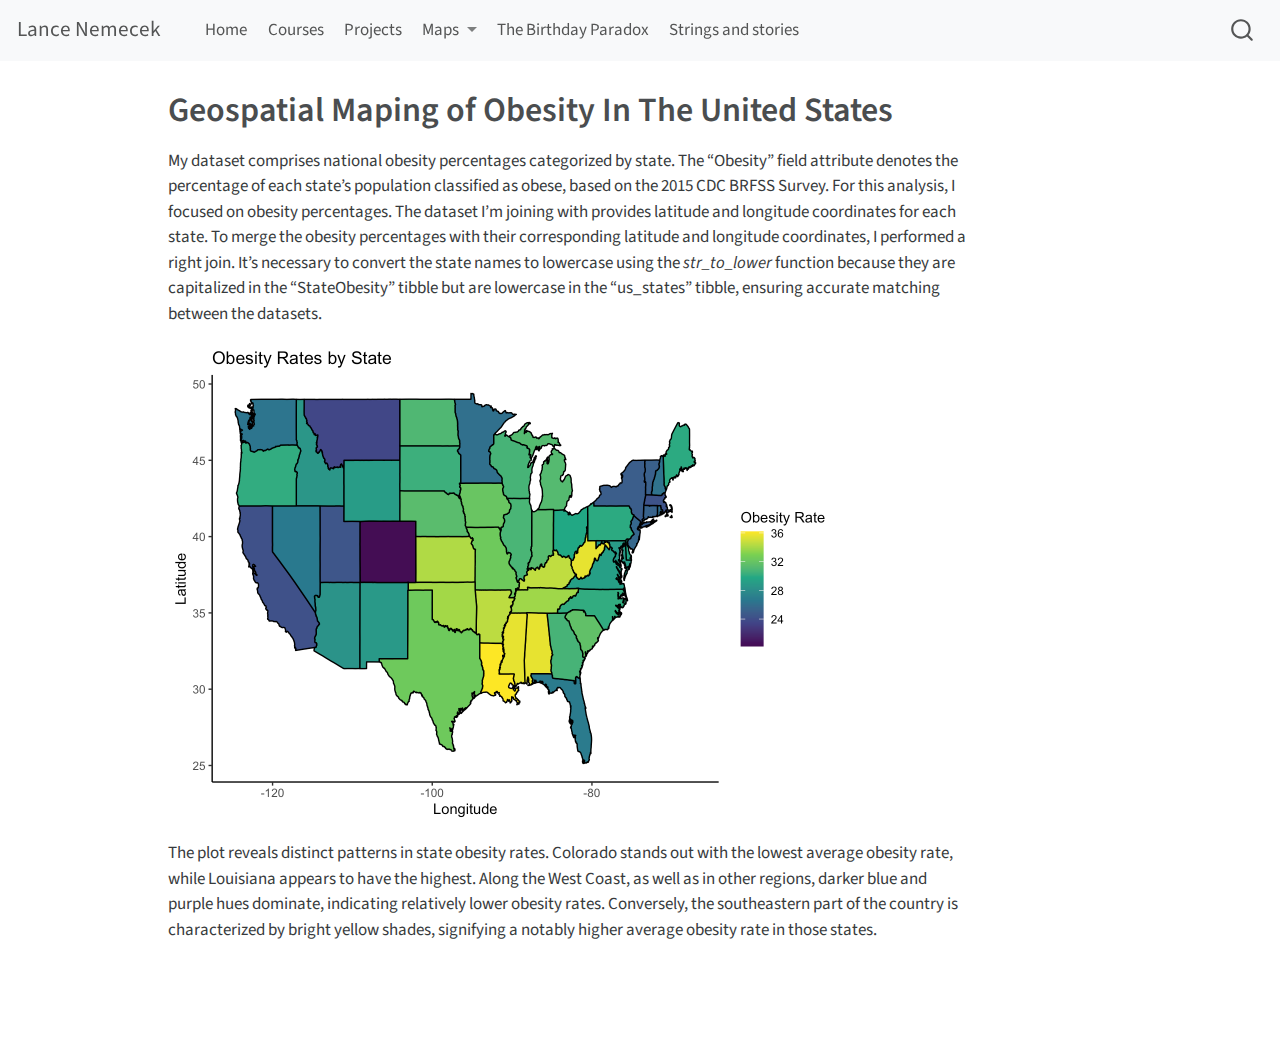
<file: docs/us_states.html>
<!DOCTYPE html>
<html xmlns="http://www.w3.org/1999/xhtml" lang="en" xml:lang="en"><head>

<meta charset="utf-8">
<meta name="generator" content="quarto-1.3.450">

<meta name="viewport" content="width=device-width, initial-scale=1.0, user-scalable=yes">


<title>Lance Nemecek - Geospatial Maping of Obesity In The United States</title>
<style>
code{white-space: pre-wrap;}
span.smallcaps{font-variant: small-caps;}
div.columns{display: flex; gap: min(4vw, 1.5em);}
div.column{flex: auto; overflow-x: auto;}
div.hanging-indent{margin-left: 1.5em; text-indent: -1.5em;}
ul.task-list{list-style: none;}
ul.task-list li input[type="checkbox"] {
  width: 0.8em;
  margin: 0 0.8em 0.2em -1em; /* quarto-specific, see https://github.com/quarto-dev/quarto-cli/issues/4556 */ 
  vertical-align: middle;
}
</style>


<script src="site_libs/quarto-nav/quarto-nav.js"></script>
<script src="site_libs/quarto-nav/headroom.min.js"></script>
<script src="site_libs/clipboard/clipboard.min.js"></script>
<script src="site_libs/quarto-search/autocomplete.umd.js"></script>
<script src="site_libs/quarto-search/fuse.min.js"></script>
<script src="site_libs/quarto-search/quarto-search.js"></script>
<meta name="quarto:offset" content="./">
<script src="site_libs/quarto-html/quarto.js"></script>
<script src="site_libs/quarto-html/popper.min.js"></script>
<script src="site_libs/quarto-html/tippy.umd.min.js"></script>
<script src="site_libs/quarto-html/anchor.min.js"></script>
<link href="site_libs/quarto-html/tippy.css" rel="stylesheet">
<link href="site_libs/quarto-html/quarto-syntax-highlighting.css" rel="stylesheet" id="quarto-text-highlighting-styles">
<script src="site_libs/bootstrap/bootstrap.min.js"></script>
<link href="site_libs/bootstrap/bootstrap-icons.css" rel="stylesheet">
<link href="site_libs/bootstrap/bootstrap.min.css" rel="stylesheet" id="quarto-bootstrap" data-mode="light">
<script id="quarto-search-options" type="application/json">{
  "location": "navbar",
  "copy-button": false,
  "collapse-after": 3,
  "panel-placement": "end",
  "type": "overlay",
  "limit": 20,
  "language": {
    "search-no-results-text": "No results",
    "search-matching-documents-text": "matching documents",
    "search-copy-link-title": "Copy link to search",
    "search-hide-matches-text": "Hide additional matches",
    "search-more-match-text": "more match in this document",
    "search-more-matches-text": "more matches in this document",
    "search-clear-button-title": "Clear",
    "search-detached-cancel-button-title": "Cancel",
    "search-submit-button-title": "Submit",
    "search-label": "Search"
  }
}</script>


<link rel="stylesheet" href="styles.css">
</head>

<body class="nav-fixed">

<div id="quarto-search-results"></div>
  <header id="quarto-header" class="headroom fixed-top">
    <nav class="navbar navbar-expand-lg navbar-dark ">
      <div class="navbar-container container-fluid">
      <div class="navbar-brand-container">
    <a class="navbar-brand" href="./index.html">
    <span class="navbar-title">Lance Nemecek</span>
    </a>
  </div>
            <div id="quarto-search" class="" title="Search"></div>
          <button class="navbar-toggler" type="button" data-bs-toggle="collapse" data-bs-target="#navbarCollapse" aria-controls="navbarCollapse" aria-expanded="false" aria-label="Toggle navigation" onclick="if (window.quartoToggleHeadroom) { window.quartoToggleHeadroom(); }">
  <span class="navbar-toggler-icon"></span>
</button>
          <div class="collapse navbar-collapse" id="navbarCollapse">
            <ul class="navbar-nav navbar-nav-scroll me-auto">
  <li class="nav-item">
    <a class="nav-link" href="./index.html" rel="" target="">
 <span class="menu-text">Home</span></a>
  </li>  
  <li class="nav-item">
    <a class="nav-link" href="./about.html" rel="" target="">
 <span class="menu-text">Courses</span></a>
  </li>  
  <li class="nav-item">
    <a class="nav-link" href="./Projectsland.html" rel="" target="">
 <span class="menu-text">Projects</span></a>
  </li>  
  <li class="nav-item dropdown ">
    <a class="nav-link dropdown-toggle" href="#" id="nav-menu-maps" role="button" data-bs-toggle="dropdown" aria-expanded="false" rel="" target="">
 <span class="menu-text">Maps</span>
    </a>
    <ul class="dropdown-menu" aria-labelledby="nav-menu-maps">    
        <li>
    <a class="dropdown-item" href="./us_states.html" rel="" target="">
 <span class="dropdown-text">Geospatial Maping of Obesity In The United States</span></a>
  </li>  
        <li>
    <a class="dropdown-item" href="./wisconsin_districts.html" rel="" target="">
 <span class="dropdown-text">Congressional Districs of Wisconsin</span></a>
  </li>  
    </ul>
  </li>
  <li class="nav-item">
    <a class="nav-link" href="./BirthdayParadox.html" rel="" target="">
 <span class="menu-text">The Birthday Paradox</span></a>
  </li>  
  <li class="nav-item">
    <a class="nav-link" href="./StringsProject.html" rel="" target="">
 <span class="menu-text">Strings and stories</span></a>
  </li>  
</ul>
            <div class="quarto-navbar-tools ms-auto">
</div>
          </div> <!-- /navcollapse -->
      </div> <!-- /container-fluid -->
    </nav>
</header>
<!-- content -->
<div id="quarto-content" class="quarto-container page-columns page-rows-contents page-layout-article page-navbar">
<!-- sidebar -->
<!-- margin-sidebar -->
    <div id="quarto-margin-sidebar" class="sidebar margin-sidebar">
        
    </div>
<!-- main -->
<main class="content" id="quarto-document-content">

<header id="title-block-header" class="quarto-title-block default">
<div class="quarto-title">
<h1 class="title">Geospatial Maping of Obesity In The United States</h1>
</div>



<div class="quarto-title-meta">

    
  
    
  </div>
  

</header>

<p>My dataset comprises national obesity percentages categorized by state. The “Obesity” field attribute denotes the percentage of each state’s population classified as obese, based on the 2015 CDC BRFSS Survey. For this analysis, I focused on obesity percentages. The dataset I’m joining with provides latitude and longitude coordinates for each state. To merge the obesity percentages with their corresponding latitude and longitude coordinates, I performed a right join. It’s necessary to convert the state names to lowercase using the <em>str_to_lower</em> function because they are capitalized in the “StateObesity” tibble but are lowercase in the “us_states” tibble, ensuring accurate matching between the datasets.</p>
<div class="cell">
<div class="cell-output-display">
<p><img src="us_states_files/figure-html/unnamed-chunk-3-1.png" class="img-fluid" width="672"></p>
</div>
</div>
<p>The plot reveals distinct patterns in state obesity rates. Colorado stands out with the lowest average obesity rate, while Louisiana appears to have the highest. Along the West Coast, as well as in other regions, darker blue and purple hues dominate, indicating relatively lower obesity rates. Conversely, the southeastern part of the country is characterized by bright yellow shades, signifying a notably higher average obesity rate in those states.</p>



</main> <!-- /main -->
<script id="quarto-html-after-body" type="application/javascript">
window.document.addEventListener("DOMContentLoaded", function (event) {
  const toggleBodyColorMode = (bsSheetEl) => {
    const mode = bsSheetEl.getAttribute("data-mode");
    const bodyEl = window.document.querySelector("body");
    if (mode === "dark") {
      bodyEl.classList.add("quarto-dark");
      bodyEl.classList.remove("quarto-light");
    } else {
      bodyEl.classList.add("quarto-light");
      bodyEl.classList.remove("quarto-dark");
    }
  }
  const toggleBodyColorPrimary = () => {
    const bsSheetEl = window.document.querySelector("link#quarto-bootstrap");
    if (bsSheetEl) {
      toggleBodyColorMode(bsSheetEl);
    }
  }
  toggleBodyColorPrimary();  
  const icon = "";
  const anchorJS = new window.AnchorJS();
  anchorJS.options = {
    placement: 'right',
    icon: icon
  };
  anchorJS.add('.anchored');
  const isCodeAnnotation = (el) => {
    for (const clz of el.classList) {
      if (clz.startsWith('code-annotation-')) {                     
        return true;
      }
    }
    return false;
  }
  const clipboard = new window.ClipboardJS('.code-copy-button', {
    text: function(trigger) {
      const codeEl = trigger.previousElementSibling.cloneNode(true);
      for (const childEl of codeEl.children) {
        if (isCodeAnnotation(childEl)) {
          childEl.remove();
        }
      }
      return codeEl.innerText;
    }
  });
  clipboard.on('success', function(e) {
    // button target
    const button = e.trigger;
    // don't keep focus
    button.blur();
    // flash "checked"
    button.classList.add('code-copy-button-checked');
    var currentTitle = button.getAttribute("title");
    button.setAttribute("title", "Copied!");
    let tooltip;
    if (window.bootstrap) {
      button.setAttribute("data-bs-toggle", "tooltip");
      button.setAttribute("data-bs-placement", "left");
      button.setAttribute("data-bs-title", "Copied!");
      tooltip = new bootstrap.Tooltip(button, 
        { trigger: "manual", 
          customClass: "code-copy-button-tooltip",
          offset: [0, -8]});
      tooltip.show();    
    }
    setTimeout(function() {
      if (tooltip) {
        tooltip.hide();
        button.removeAttribute("data-bs-title");
        button.removeAttribute("data-bs-toggle");
        button.removeAttribute("data-bs-placement");
      }
      button.setAttribute("title", currentTitle);
      button.classList.remove('code-copy-button-checked');
    }, 1000);
    // clear code selection
    e.clearSelection();
  });
  function tippyHover(el, contentFn) {
    const config = {
      allowHTML: true,
      content: contentFn,
      maxWidth: 500,
      delay: 100,
      arrow: false,
      appendTo: function(el) {
          return el.parentElement;
      },
      interactive: true,
      interactiveBorder: 10,
      theme: 'quarto',
      placement: 'bottom-start'
    };
    window.tippy(el, config); 
  }
  const noterefs = window.document.querySelectorAll('a[role="doc-noteref"]');
  for (var i=0; i<noterefs.length; i++) {
    const ref = noterefs[i];
    tippyHover(ref, function() {
      // use id or data attribute instead here
      let href = ref.getAttribute('data-footnote-href') || ref.getAttribute('href');
      try { href = new URL(href).hash; } catch {}
      const id = href.replace(/^#\/?/, "");
      const note = window.document.getElementById(id);
      return note.innerHTML;
    });
  }
      let selectedAnnoteEl;
      const selectorForAnnotation = ( cell, annotation) => {
        let cellAttr = 'data-code-cell="' + cell + '"';
        let lineAttr = 'data-code-annotation="' +  annotation + '"';
        const selector = 'span[' + cellAttr + '][' + lineAttr + ']';
        return selector;
      }
      const selectCodeLines = (annoteEl) => {
        const doc = window.document;
        const targetCell = annoteEl.getAttribute("data-target-cell");
        const targetAnnotation = annoteEl.getAttribute("data-target-annotation");
        const annoteSpan = window.document.querySelector(selectorForAnnotation(targetCell, targetAnnotation));
        const lines = annoteSpan.getAttribute("data-code-lines").split(",");
        const lineIds = lines.map((line) => {
          return targetCell + "-" + line;
        })
        let top = null;
        let height = null;
        let parent = null;
        if (lineIds.length > 0) {
            //compute the position of the single el (top and bottom and make a div)
            const el = window.document.getElementById(lineIds[0]);
            top = el.offsetTop;
            height = el.offsetHeight;
            parent = el.parentElement.parentElement;
          if (lineIds.length > 1) {
            const lastEl = window.document.getElementById(lineIds[lineIds.length - 1]);
            const bottom = lastEl.offsetTop + lastEl.offsetHeight;
            height = bottom - top;
          }
          if (top !== null && height !== null && parent !== null) {
            // cook up a div (if necessary) and position it 
            let div = window.document.getElementById("code-annotation-line-highlight");
            if (div === null) {
              div = window.document.createElement("div");
              div.setAttribute("id", "code-annotation-line-highlight");
              div.style.position = 'absolute';
              parent.appendChild(div);
            }
            div.style.top = top - 2 + "px";
            div.style.height = height + 4 + "px";
            let gutterDiv = window.document.getElementById("code-annotation-line-highlight-gutter");
            if (gutterDiv === null) {
              gutterDiv = window.document.createElement("div");
              gutterDiv.setAttribute("id", "code-annotation-line-highlight-gutter");
              gutterDiv.style.position = 'absolute';
              const codeCell = window.document.getElementById(targetCell);
              const gutter = codeCell.querySelector('.code-annotation-gutter');
              gutter.appendChild(gutterDiv);
            }
            gutterDiv.style.top = top - 2 + "px";
            gutterDiv.style.height = height + 4 + "px";
          }
          selectedAnnoteEl = annoteEl;
        }
      };
      const unselectCodeLines = () => {
        const elementsIds = ["code-annotation-line-highlight", "code-annotation-line-highlight-gutter"];
        elementsIds.forEach((elId) => {
          const div = window.document.getElementById(elId);
          if (div) {
            div.remove();
          }
        });
        selectedAnnoteEl = undefined;
      };
      // Attach click handler to the DT
      const annoteDls = window.document.querySelectorAll('dt[data-target-cell]');
      for (const annoteDlNode of annoteDls) {
        annoteDlNode.addEventListener('click', (event) => {
          const clickedEl = event.target;
          if (clickedEl !== selectedAnnoteEl) {
            unselectCodeLines();
            const activeEl = window.document.querySelector('dt[data-target-cell].code-annotation-active');
            if (activeEl) {
              activeEl.classList.remove('code-annotation-active');
            }
            selectCodeLines(clickedEl);
            clickedEl.classList.add('code-annotation-active');
          } else {
            // Unselect the line
            unselectCodeLines();
            clickedEl.classList.remove('code-annotation-active');
          }
        });
      }
  const findCites = (el) => {
    const parentEl = el.parentElement;
    if (parentEl) {
      const cites = parentEl.dataset.cites;
      if (cites) {
        return {
          el,
          cites: cites.split(' ')
        };
      } else {
        return findCites(el.parentElement)
      }
    } else {
      return undefined;
    }
  };
  var bibliorefs = window.document.querySelectorAll('a[role="doc-biblioref"]');
  for (var i=0; i<bibliorefs.length; i++) {
    const ref = bibliorefs[i];
    const citeInfo = findCites(ref);
    if (citeInfo) {
      tippyHover(citeInfo.el, function() {
        var popup = window.document.createElement('div');
        citeInfo.cites.forEach(function(cite) {
          var citeDiv = window.document.createElement('div');
          citeDiv.classList.add('hanging-indent');
          citeDiv.classList.add('csl-entry');
          var biblioDiv = window.document.getElementById('ref-' + cite);
          if (biblioDiv) {
            citeDiv.innerHTML = biblioDiv.innerHTML;
          }
          popup.appendChild(citeDiv);
        });
        return popup.innerHTML;
      });
    }
  }
});
</script>
</div> <!-- /content -->



</body></html>
</file>
<file: docs/site_libs/quarto-html/tippy.css>
.tippy-box[data-animation=fade][data-state=hidden]{opacity:0}[data-tippy-root]{max-width:calc(100vw - 10px)}.tippy-box{position:relative;background-color:#333;color:#fff;border-radius:4px;font-size:14px;line-height:1.4;white-space:normal;outline:0;transition-property:transform,visibility,opacity}.tippy-box[data-placement^=top]>.tippy-arrow{bottom:0}.tippy-box[data-placement^=top]>.tippy-arrow:before{bottom:-7px;left:0;border-width:8px 8px 0;border-top-color:initial;transform-origin:center top}.tippy-box[data-placement^=bottom]>.tippy-arrow{top:0}.tippy-box[data-placement^=bottom]>.tippy-arrow:before{top:-7px;left:0;border-width:0 8px 8px;border-bottom-color:initial;transform-origin:center bottom}.tippy-box[data-placement^=left]>.tippy-arrow{right:0}.tippy-box[data-placement^=left]>.tippy-arrow:before{border-width:8px 0 8px 8px;border-left-color:initial;right:-7px;transform-origin:center left}.tippy-box[data-placement^=right]>.tippy-arrow{left:0}.tippy-box[data-placement^=right]>.tippy-arrow:before{left:-7px;border-width:8px 8px 8px 0;border-right-color:initial;transform-origin:center right}.tippy-box[data-inertia][data-state=visible]{transition-timing-function:cubic-bezier(.54,1.5,.38,1.11)}.tippy-arrow{width:16px;height:16px;color:#333}.tippy-arrow:before{content:"";position:absolute;border-color:transparent;border-style:solid}.tippy-content{position:relative;padding:5px 9px;z-index:1}
</file>
<file: docs/site_libs/quarto-html/quarto-syntax-highlighting.css>
/* quarto syntax highlight colors */
:root {
  --quarto-hl-ot-color: #003B4F;
  --quarto-hl-at-color: #657422;
  --quarto-hl-ss-color: #20794D;
  --quarto-hl-an-color: #5E5E5E;
  --quarto-hl-fu-color: #4758AB;
  --quarto-hl-st-color: #20794D;
  --quarto-hl-cf-color: #003B4F;
  --quarto-hl-op-color: #5E5E5E;
  --quarto-hl-er-color: #AD0000;
  --quarto-hl-bn-color: #AD0000;
  --quarto-hl-al-color: #AD0000;
  --quarto-hl-va-color: #111111;
  --quarto-hl-bu-color: inherit;
  --quarto-hl-ex-color: inherit;
  --quarto-hl-pp-color: #AD0000;
  --quarto-hl-in-color: #5E5E5E;
  --quarto-hl-vs-color: #20794D;
  --quarto-hl-wa-color: #5E5E5E;
  --quarto-hl-do-color: #5E5E5E;
  --quarto-hl-im-color: #00769E;
  --quarto-hl-ch-color: #20794D;
  --quarto-hl-dt-color: #AD0000;
  --quarto-hl-fl-color: #AD0000;
  --quarto-hl-co-color: #5E5E5E;
  --quarto-hl-cv-color: #5E5E5E;
  --quarto-hl-cn-color: #8f5902;
  --quarto-hl-sc-color: #5E5E5E;
  --quarto-hl-dv-color: #AD0000;
  --quarto-hl-kw-color: #003B4F;
}

/* other quarto variables */
:root {
  --quarto-font-monospace: SFMono-Regular, Menlo, Monaco, Consolas, "Liberation Mono", "Courier New", monospace;
}

pre > code.sourceCode > span {
  color: #003B4F;
}

code span {
  color: #003B4F;
}

code.sourceCode > span {
  color: #003B4F;
}

div.sourceCode,
div.sourceCode pre.sourceCode {
  color: #003B4F;
}

code span.ot {
  color: #003B4F;
  font-style: inherit;
}

code span.at {
  color: #657422;
  font-style: inherit;
}

code span.ss {
  color: #20794D;
  font-style: inherit;
}

code span.an {
  color: #5E5E5E;
  font-style: inherit;
}

code span.fu {
  color: #4758AB;
  font-style: inherit;
}

code span.st {
  color: #20794D;
  font-style: inherit;
}

code span.cf {
  color: #003B4F;
  font-style: inherit;
}

code span.op {
  color: #5E5E5E;
  font-style: inherit;
}

code span.er {
  color: #AD0000;
  font-style: inherit;
}

code span.bn {
  color: #AD0000;
  font-style: inherit;
}

code span.al {
  color: #AD0000;
  font-style: inherit;
}

code span.va {
  color: #111111;
  font-style: inherit;
}

code span.bu {
  font-style: inherit;
}

code span.ex {
  font-style: inherit;
}

code span.pp {
  color: #AD0000;
  font-style: inherit;
}

code span.in {
  color: #5E5E5E;
  font-style: inherit;
}

code span.vs {
  color: #20794D;
  font-style: inherit;
}

code span.wa {
  color: #5E5E5E;
  font-style: italic;
}

code span.do {
  color: #5E5E5E;
  font-style: italic;
}

code span.im {
  color: #00769E;
  font-style: inherit;
}

code span.ch {
  color: #20794D;
  font-style: inherit;
}

code span.dt {
  color: #AD0000;
  font-style: inherit;
}

code span.fl {
  color: #AD0000;
  font-style: inherit;
}

code span.co {
  color: #5E5E5E;
  font-style: inherit;
}

code span.cv {
  color: #5E5E5E;
  font-style: italic;
}

code span.cn {
  color: #8f5902;
  font-style: inherit;
}

code span.sc {
  color: #5E5E5E;
  font-style: inherit;
}

code span.dv {
  color: #AD0000;
  font-style: inherit;
}

code span.kw {
  color: #003B4F;
  font-style: inherit;
}

.prevent-inlining {
  content: "</";
}

/*# sourceMappingURL=debc5d5d77c3f9108843748ff7464032.css.map */
</file>
<file: docs/styles.css>
/* css styles */
</file>
